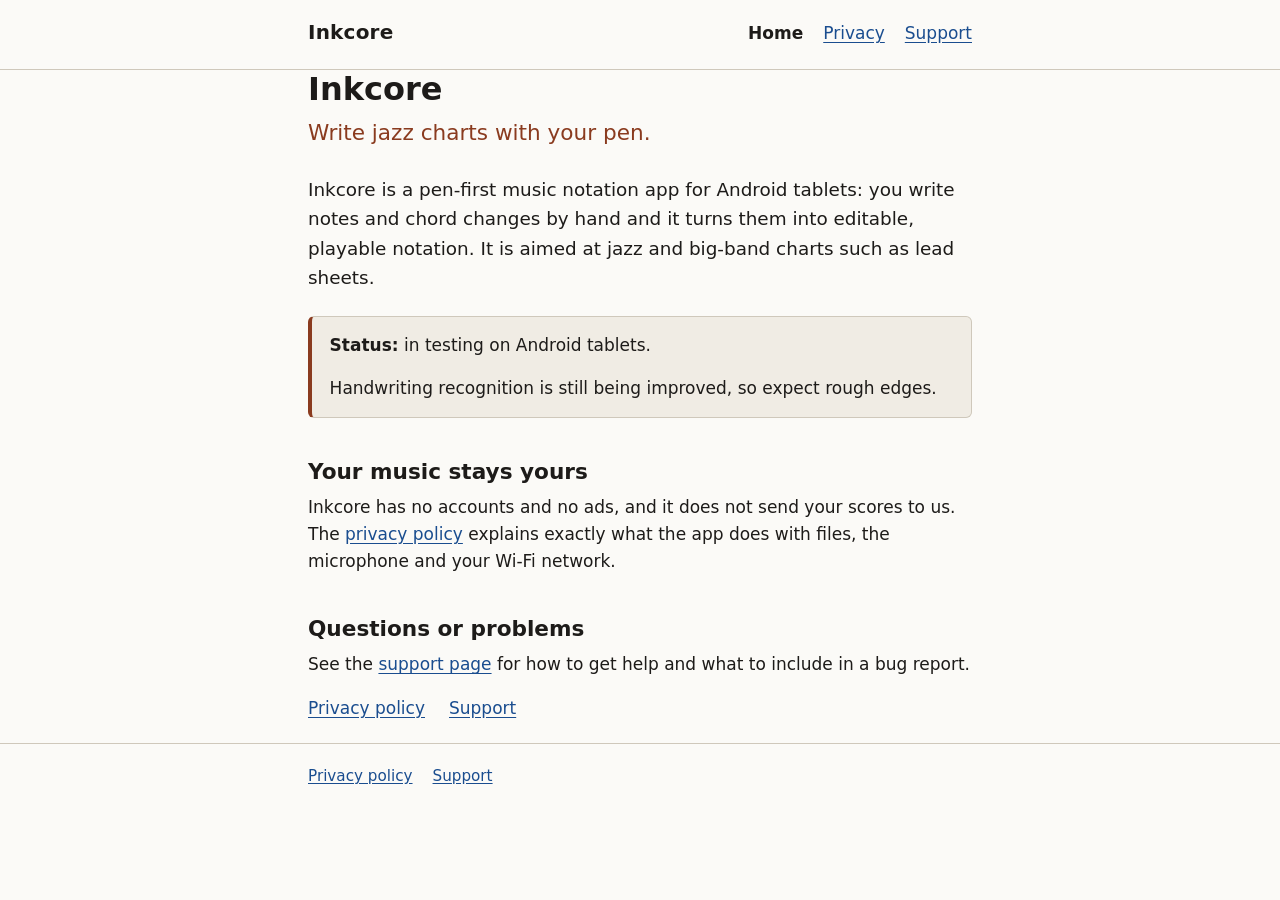
<file: index.html>
<!DOCTYPE html>
<html lang="en">
<head>
  <meta charset="utf-8">
  <meta name="viewport" content="width=device-width, initial-scale=1">
  <meta name="color-scheme" content="light dark">
  <title>Inkcore: write jazz charts with your pen</title>
  <meta name="description" content="Inkcore is a pen-first music notation app for Android tablets, aimed at jazz and big-band charts. Currently in testing.">
  <link rel="stylesheet" href="style.css">
  <!-- IMAGE SLOT (favicon): when assets/images/app-icon-512.png exists, remove these comment marks.
  <link rel="icon" type="image/png" sizes="512x512" href="assets/images/app-icon-512.png">
  -->
</head>
<body>
  <a class="skip" href="#main">Skip to content</a>

  <header class="site">
    <div class="wrap">
      <a class="brand" href="index.html">Inkcore</a>
      <nav aria-label="Main">
        <ul>
          <li><a href="index.html" aria-current="page">Home</a></li>
          <li><a href="privacy.html">Privacy</a></li>
          <li><a href="support.html">Support</a></li>
        </ul>
      </nav>
    </div>
  </header>

  <main id="main" class="wrap">
    <!-- IMAGE SLOT (app icon, 512x512 PNG shown at 128x128): remove these comment marks once the file is in assets/images/.
    <img class="app-icon" src="assets/images/app-icon-512.png" width="128" height="128" alt="Inkcore app icon">
    -->

    <h1>Inkcore</h1>
    <p class="tagline">Write jazz charts with your pen.</p>

    <p class="lede">Inkcore is a pen-first music notation app for Android tablets: you write notes and chord changes by hand and it turns them into editable, playable notation. It is aimed at jazz and big-band charts such as lead sheets.</p>

    <!-- IMAGE SLOT (feature graphic, 1024x500 PNG): remove these comment marks once the file is in assets/images/.
    <img class="hero-image" src="assets/images/feature-graphic-1024x500.png" width="1024" height="500" alt="Inkcore showing a handwritten jazz chart on a tablet">
    -->

    <div class="card">
      <p><strong>Status:</strong> in testing on Android tablets.</p>
      <p>Handwriting recognition is still being improved, so expect rough edges.</p>
    </div>

    <h2>Your music stays yours</h2>
    <p>Inkcore has no accounts and no ads, and it does not send your scores to us. The <a href="privacy.html">privacy policy</a> explains exactly what the app does with files, the microphone and your Wi-Fi network.</p>

    <h2>Questions or problems</h2>
    <p>See the <a href="support.html">support page</a> for how to get help and what to include in a bug report.</p>

    <ul class="links">
      <li><a href="privacy.html">Privacy policy</a></li>
      <li><a href="support.html">Support</a></li>
    </ul>
  </main>

  <footer class="site">
    <div class="wrap">
      <ul>
        <li><a href="privacy.html">Privacy policy</a></li>
        <li><a href="support.html">Support</a></li>
      </ul>
    </div>
  </footer>
</body>
</html>
</file>
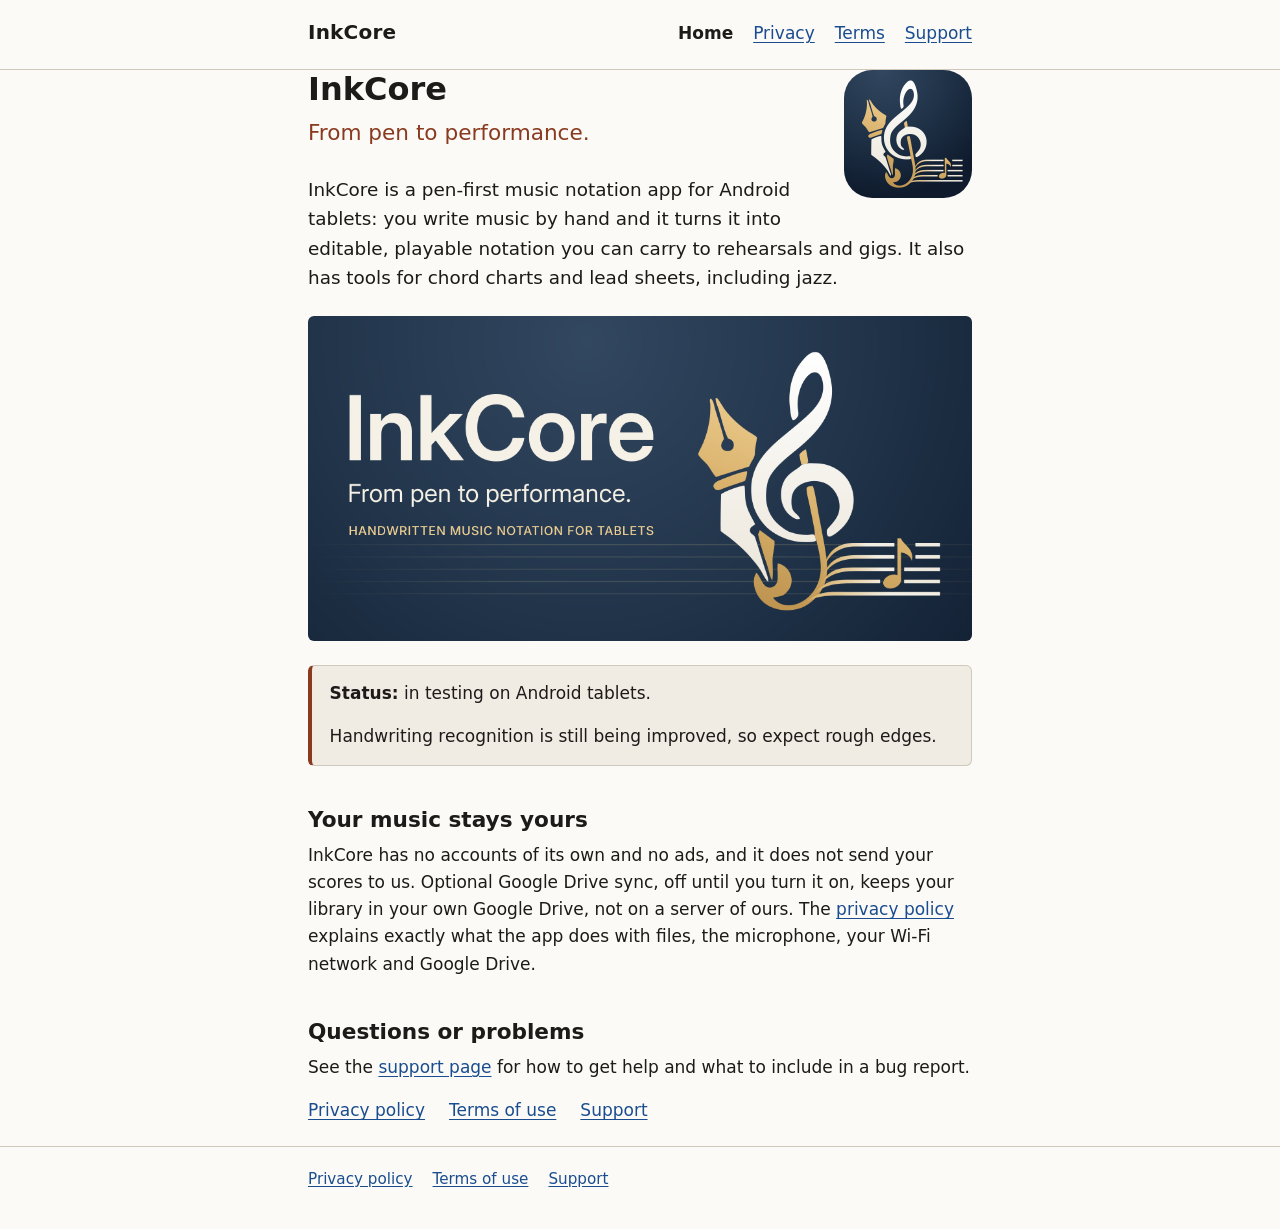
<file: inkcore/index.html>
<!DOCTYPE html>
<html lang="en">
<head>
  <meta charset="utf-8">
  <meta name="viewport" content="width=device-width, initial-scale=1">
  <meta name="color-scheme" content="light dark">
  <title>InkCore: from pen to performance</title>
  <meta name="description" content="InkCore is a pen-first music notation app for Android tablets: write by hand, hear it played back and carry your charts to the gig. Currently in testing.">
  <link rel="stylesheet" href="style.css">
  <link rel="icon" type="image/svg+xml" href="assets/images/favicon.svg">
  <link rel="icon" type="image/png" sizes="32x32" href="assets/images/favicon-32.png">
  <link rel="icon" type="image/png" sizes="16x16" href="assets/images/favicon-16.png">
  <link rel="apple-touch-icon" sizes="180x180" href="assets/images/apple-touch-icon-180.png">
</head>
<body>
  <a class="skip" href="#main">Skip to content</a>

  <header class="site">
    <div class="wrap">
      <a class="brand" href="index.html">InkCore</a>
      <nav aria-label="Main">
        <ul>
          <li><a href="index.html" aria-current="page">Home</a></li>
          <li><a href="privacy.html">Privacy</a></li>
          <li><a href="terms.html">Terms</a></li>
          <li><a href="support.html">Support</a></li>
        </ul>
      </nav>
    </div>
  </header>

  <main id="main" class="wrap">
    <img class="app-icon" src="assets/images/app-icon-512.png" width="128" height="128" alt="InkCore app icon">

    <h1>InkCore</h1>
    <p class="tagline">From pen to performance.</p>

    <p class="lede">InkCore is a pen-first music notation app for Android tablets: you write music by hand and it turns it into editable, playable notation you can carry to rehearsals and gigs. It also has tools for chord charts and lead sheets, including jazz.</p>

    <img class="hero-image" src="assets/images/feature-graphic-1024x500.png" width="1024" height="500" alt="InkCore: from pen to performance">

    <div class="card">
      <p><strong>Status:</strong> in testing on Android tablets.</p>
      <p>Handwriting recognition is still being improved, so expect rough edges.</p>
    </div>

    <h2>Your music stays yours</h2>
    <p>InkCore has no accounts of its own and no ads, and it does not send your scores to us. Optional Google Drive sync, off until you turn it on, keeps your library in your own Google Drive, not on a server of ours. The <a href="privacy.html">privacy policy</a> explains exactly what the app does with files, the microphone, your Wi-Fi network and Google Drive.</p>

    <h2>Questions or problems</h2>
    <p>See the <a href="support.html">support page</a> for how to get help and what to include in a bug report.</p>

    <ul class="links">
      <li><a href="privacy.html">Privacy policy</a></li>
      <li><a href="terms.html">Terms of use</a></li>
      <li><a href="support.html">Support</a></li>
    </ul>
  </main>

  <footer class="site">
    <div class="wrap">
      <ul>
        <li><a href="privacy.html">Privacy policy</a></li>
        <li><a href="terms.html">Terms of use</a></li>
        <li><a href="support.html">Support</a></li>
      </ul>
    </div>
  </footer>
</body>
</html>
</file>
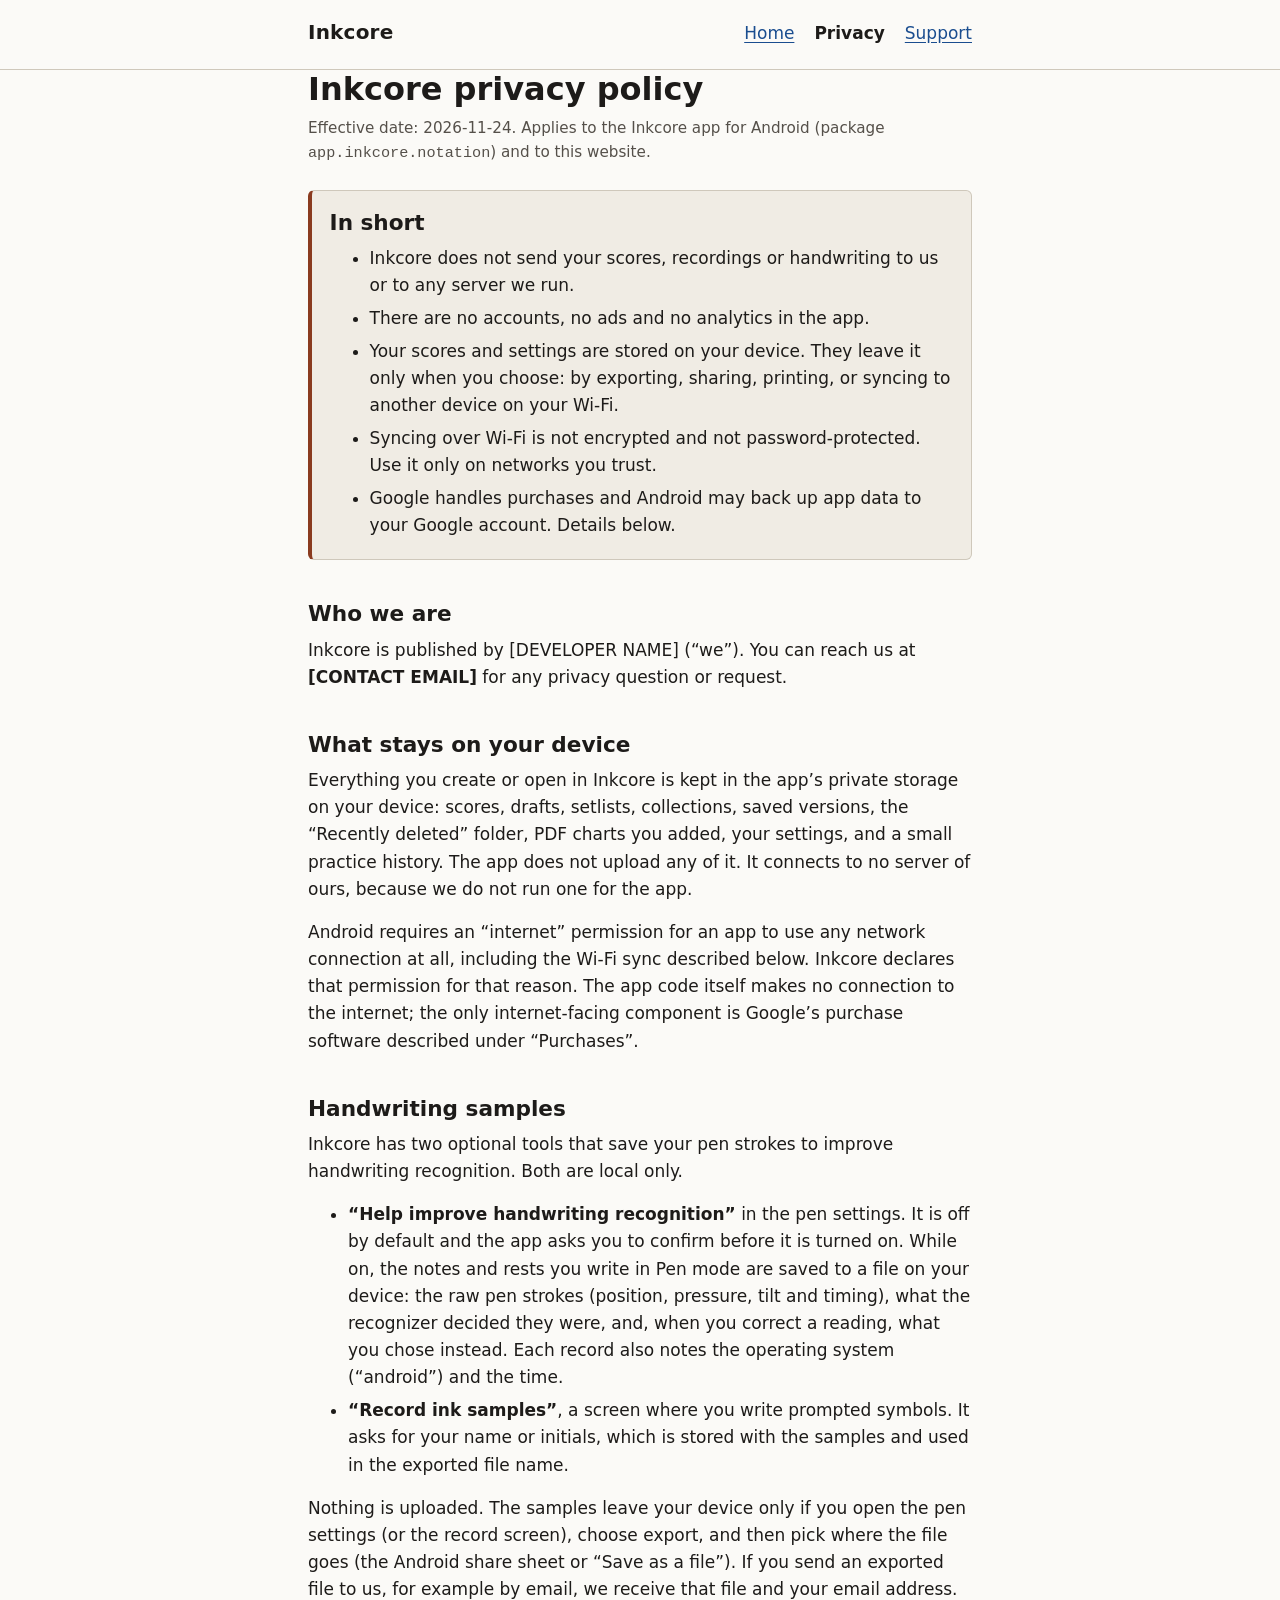
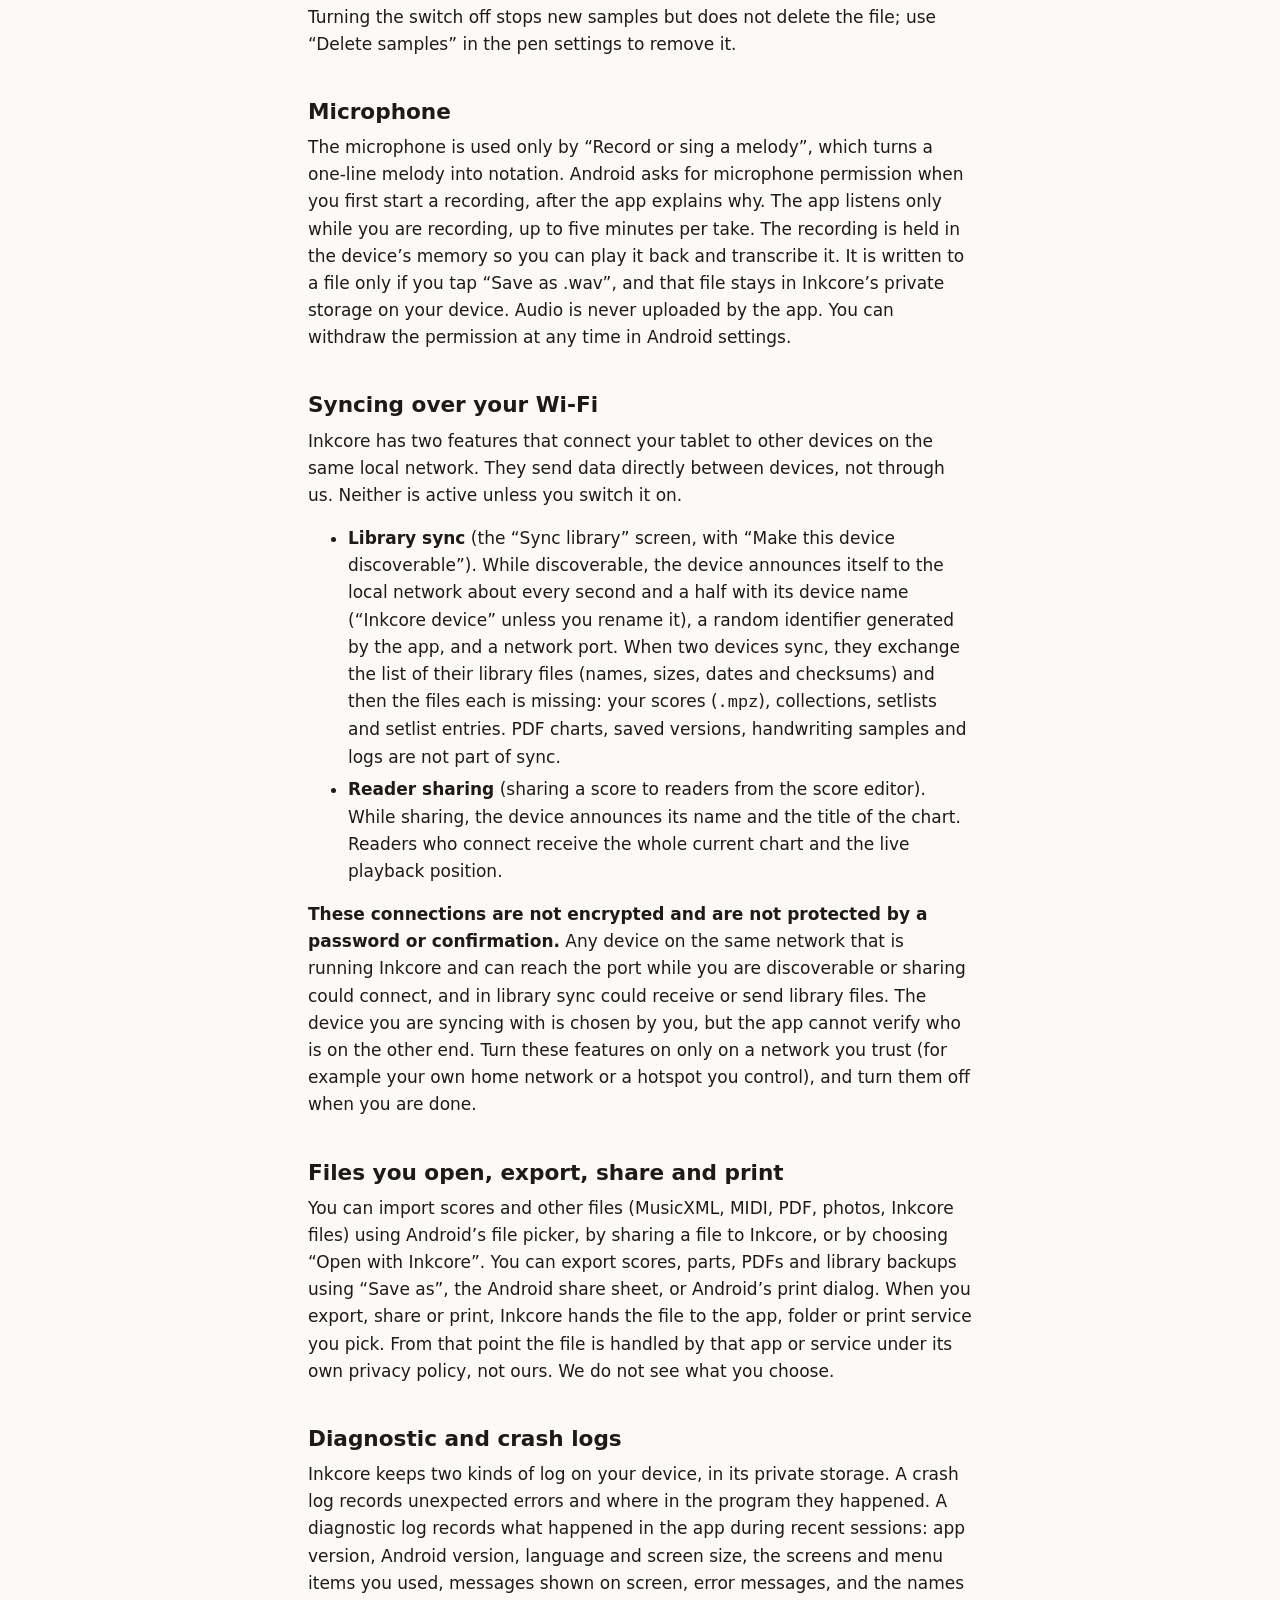
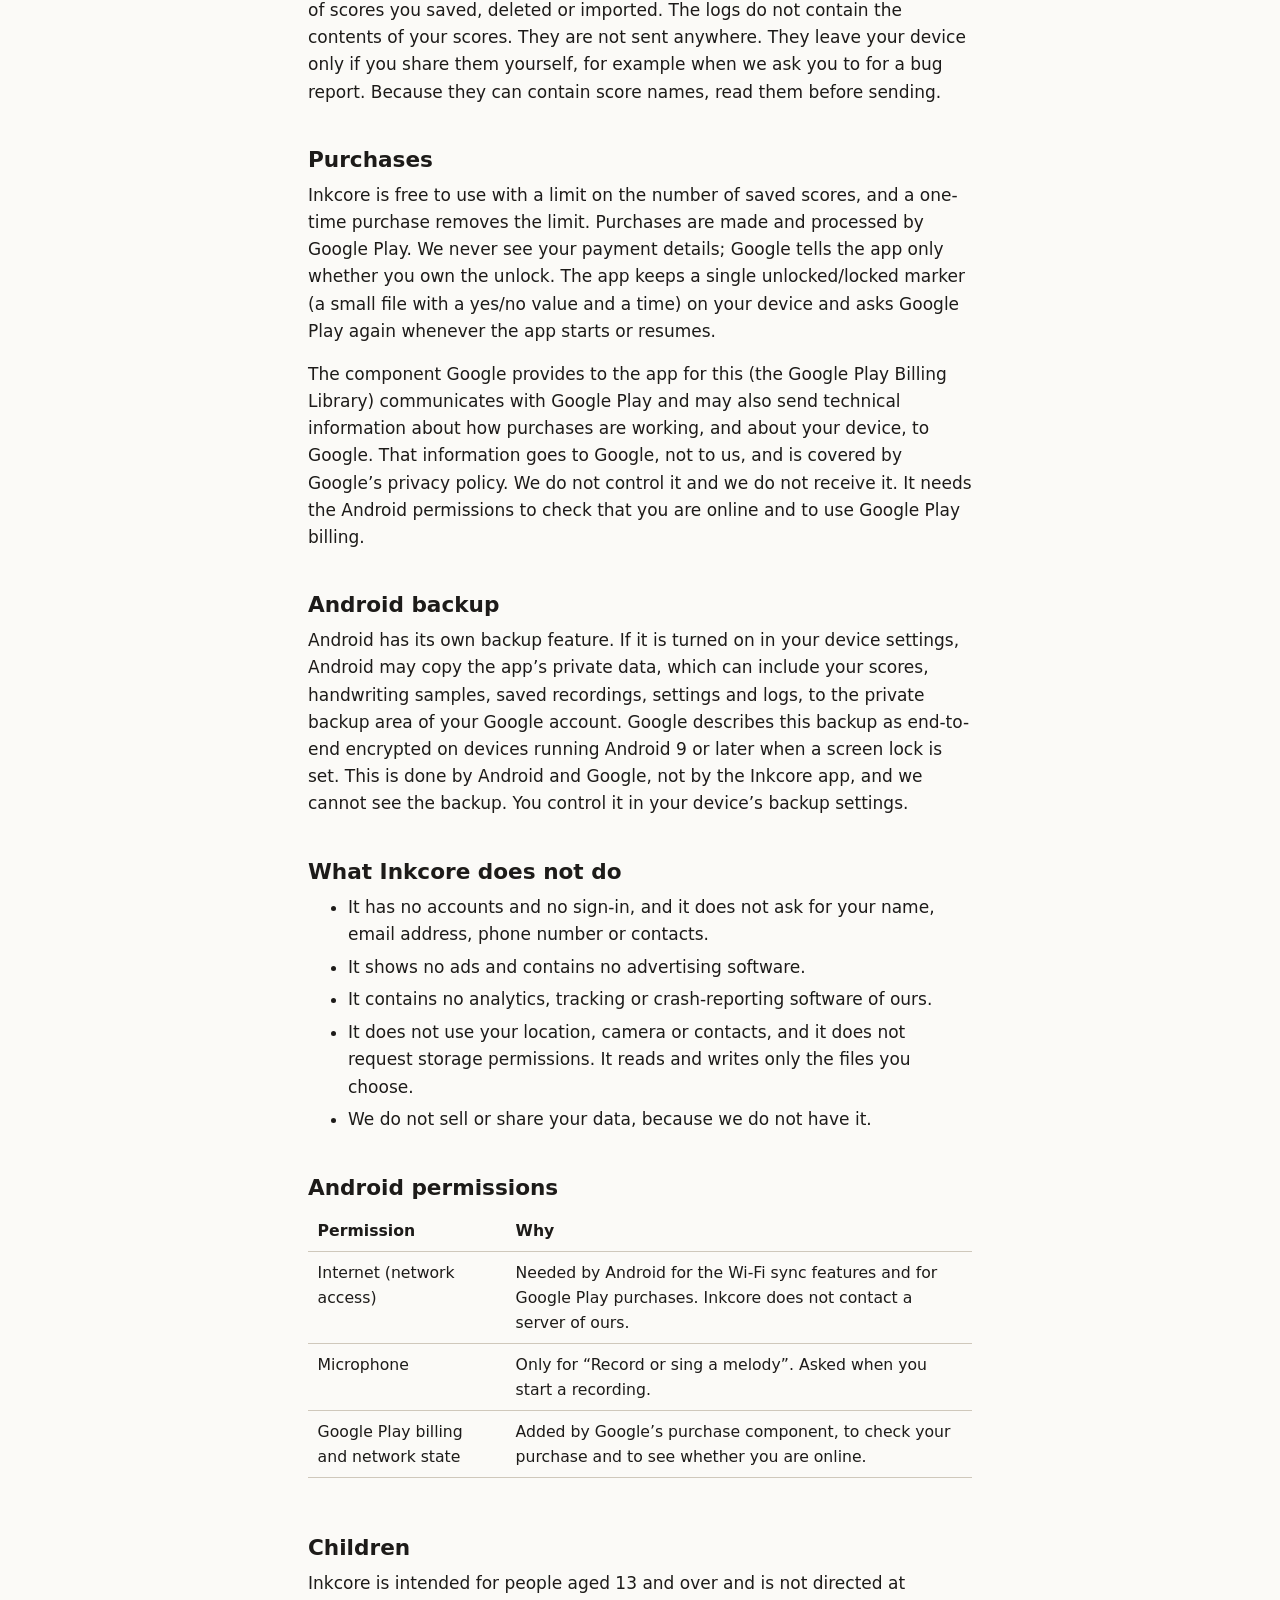
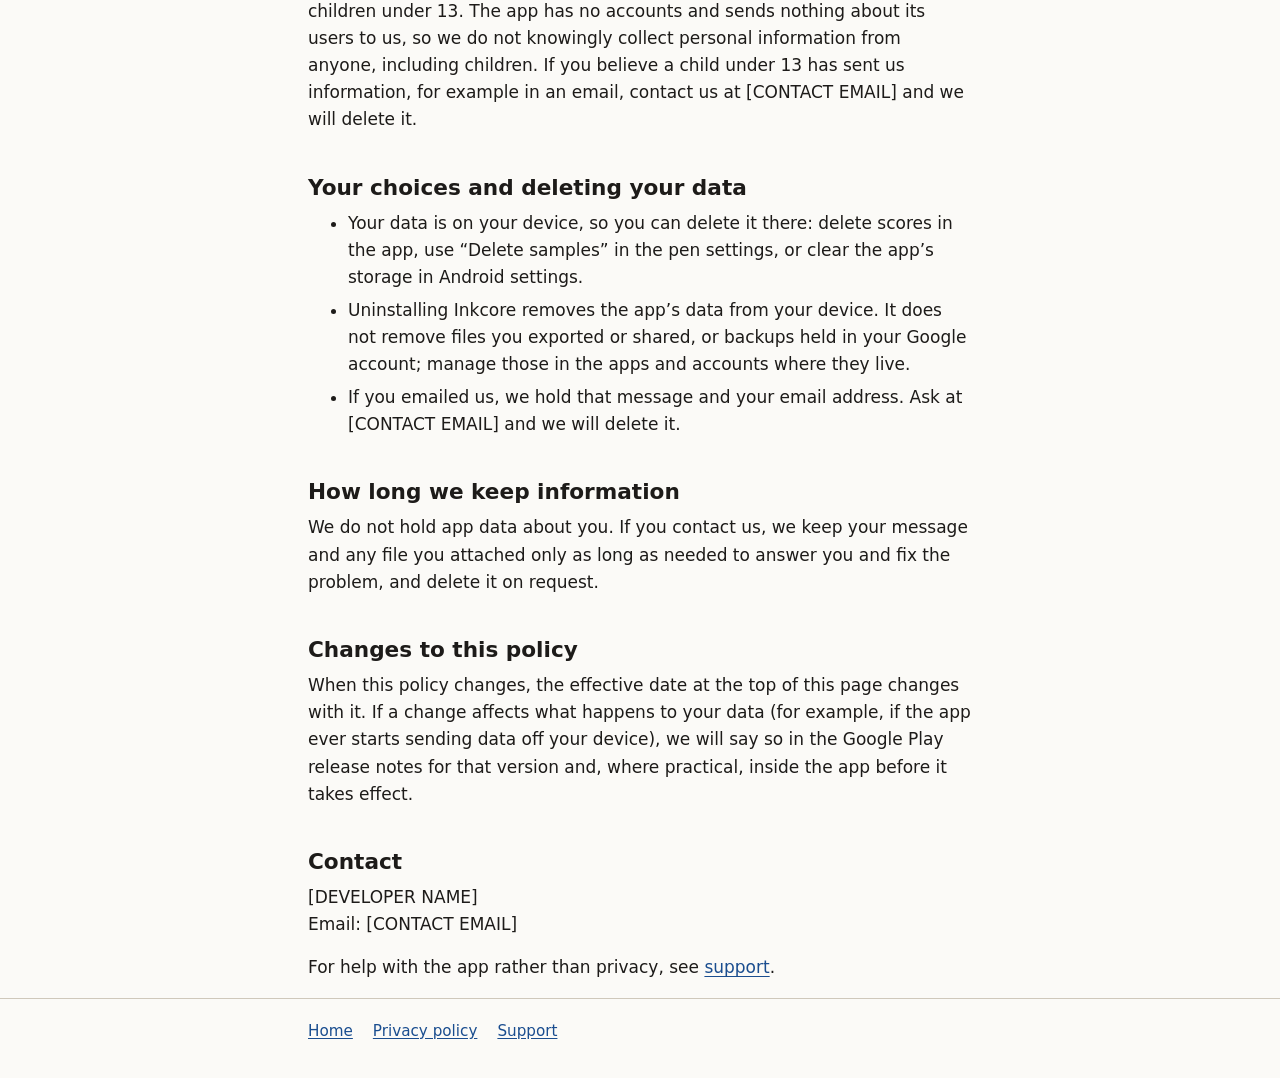
<file: privacy.html>
<!DOCTYPE html>
<html lang="en">
<head>
  <meta charset="utf-8">
  <meta name="viewport" content="width=device-width, initial-scale=1">
  <meta name="color-scheme" content="light dark">
  <title>Inkcore privacy policy</title>
  <meta name="description" content="What the Inkcore Android app does and does not do with your data.">
  <link rel="stylesheet" href="style.css">
</head>
<!--
  DRAFT FOR THE OWNER. Before publishing, replace every [DEVELOPER NAME] and [CONTACT EMAIL] on this page and on support.html.
  Written to match docs/release/data-safety-audit.md (2026-11-24). If the app changes (a server, analytics, sign-in, billing
  changes), this page and the Play Data safety form must be re-checked. The purchases section describes the one-time unlock
  that exists on the billing branch; publish it only together with that feature, or delete that section.
-->
<body>
  <a class="skip" href="#main">Skip to content</a>

  <header class="site">
    <div class="wrap">
      <a class="brand" href="index.html">Inkcore</a>
      <nav aria-label="Main">
        <ul>
          <li><a href="index.html">Home</a></li>
          <li><a href="privacy.html" aria-current="page">Privacy</a></li>
          <li><a href="support.html">Support</a></li>
        </ul>
      </nav>
    </div>
  </header>

  <main id="main" class="wrap">
    <h1>Inkcore privacy policy</h1>
    <p class="meta">Effective date: 2026-11-24. Applies to the Inkcore app for Android (package <code>app.inkcore.notation</code>) and to this website.</p>

    <div class="card">
      <h2 style="margin-top:0">In short</h2>
      <ul>
        <li>Inkcore does not send your scores, recordings or handwriting to us or to any server we run.</li>
        <li>There are no accounts, no ads and no analytics in the app.</li>
        <li>Your scores and settings are stored on your device. They leave it only when you choose: by exporting, sharing, printing, or syncing to another device on your Wi-Fi.</li>
        <li>Syncing over Wi-Fi is not encrypted and not password-protected. Use it only on networks you trust.</li>
        <li>Google handles purchases and Android may back up app data to your Google account. Details below.</li>
      </ul>
    </div>

    <h2 id="who">Who we are</h2>
    <p>Inkcore is published by [DEVELOPER NAME] (&ldquo;we&rdquo;). You can reach us at <strong>[CONTACT EMAIL]</strong> for any privacy question or request.</p>

    <h2 id="stays">What stays on your device</h2>
    <p>Everything you create or open in Inkcore is kept in the app&rsquo;s private storage on your device: scores, drafts, setlists, collections, saved versions, the &ldquo;Recently deleted&rdquo; folder, PDF charts you added, your settings, and a small practice history. The app does not upload any of it. It connects to no server of ours, because we do not run one for the app.</p>
    <p>Android requires an &ldquo;internet&rdquo; permission for an app to use any network connection at all, including the Wi-Fi sync described below. Inkcore declares that permission for that reason. The app code itself makes no connection to the internet; the only internet-facing component is Google&rsquo;s purchase software described under &ldquo;Purchases&rdquo;.</p>

    <h2 id="samples">Handwriting samples</h2>
    <p>Inkcore has two optional tools that save your pen strokes to improve handwriting recognition. Both are local only.</p>
    <ul>
      <li><strong>&ldquo;Help improve handwriting recognition&rdquo;</strong> in the pen settings. It is off by default and the app asks you to confirm before it is turned on. While on, the notes and rests you write in Pen mode are saved to a file on your device: the raw pen strokes (position, pressure, tilt and timing), what the recognizer decided they were, and, when you correct a reading, what you chose instead. Each record also notes the operating system (&ldquo;android&rdquo;) and the time.</li>
      <li><strong>&ldquo;Record ink samples&rdquo;</strong>, a screen where you write prompted symbols. It asks for your name or initials, which is stored with the samples and used in the exported file name.</li>
    </ul>
    <p>Nothing is uploaded. The samples leave your device only if you open the pen settings (or the record screen), choose export, and then pick where the file goes (the Android share sheet or &ldquo;Save as a file&rdquo;). If you send an exported file to us, for example by email, we receive that file and your email address. Turning the switch off stops new samples but does not delete the file; use &ldquo;Delete samples&rdquo; in the pen settings to remove it.</p>

    <h2 id="mic">Microphone</h2>
    <p>The microphone is used only by &ldquo;Record or sing a melody&rdquo;, which turns a one-line melody into notation. Android asks for microphone permission when you first start a recording, after the app explains why. The app listens only while you are recording, up to five minutes per take. The recording is held in the device&rsquo;s memory so you can play it back and transcribe it. It is written to a file only if you tap &ldquo;Save as .wav&rdquo;, and that file stays in Inkcore&rsquo;s private storage on your device. Audio is never uploaded by the app. You can withdraw the permission at any time in Android settings.</p>

    <h2 id="wifi">Syncing over your Wi-Fi</h2>
    <p>Inkcore has two features that connect your tablet to other devices on the same local network. They send data directly between devices, not through us. Neither is active unless you switch it on.</p>
    <ul>
      <li><strong>Library sync</strong> (the &ldquo;Sync library&rdquo; screen, with &ldquo;Make this device discoverable&rdquo;). While discoverable, the device announces itself to the local network about every second and a half with its device name (&ldquo;Inkcore device&rdquo; unless you rename it), a random identifier generated by the app, and a network port. When two devices sync, they exchange the list of their library files (names, sizes, dates and checksums) and then the files each is missing: your scores (<code>.mpz</code>), collections, setlists and setlist entries. PDF charts, saved versions, handwriting samples and logs are not part of sync.</li>
      <li><strong>Reader sharing</strong> (sharing a score to readers from the score editor). While sharing, the device announces its name and the title of the chart. Readers who connect receive the whole current chart and the live playback position.</li>
    </ul>
    <p><strong>These connections are not encrypted and are not protected by a password or confirmation.</strong> Any device on the same network that is running Inkcore and can reach the port while you are discoverable or sharing could connect, and in library sync could receive or send library files. The device you are syncing with is chosen by you, but the app cannot verify who is on the other end. Turn these features on only on a network you trust (for example your own home network or a hotspot you control), and turn them off when you are done.</p>

    <h2 id="files">Files you open, export, share and print</h2>
    <p>You can import scores and other files (MusicXML, MIDI, PDF, photos, Inkcore files) using Android&rsquo;s file picker, by sharing a file to Inkcore, or by choosing &ldquo;Open with Inkcore&rdquo;. You can export scores, parts, PDFs and library backups using &ldquo;Save as&rdquo;, the Android share sheet, or Android&rsquo;s print dialog. When you export, share or print, Inkcore hands the file to the app, folder or print service you pick. From that point the file is handled by that app or service under its own privacy policy, not ours. We do not see what you choose.</p>

    <h2 id="logs">Diagnostic and crash logs</h2>
    <p>Inkcore keeps two kinds of log on your device, in its private storage. A crash log records unexpected errors and where in the program they happened. A diagnostic log records what happened in the app during recent sessions: app version, Android version, language and screen size, the screens and menu items you used, messages shown on screen, error messages, and the names of scores you saved, deleted or imported. The logs do not contain the contents of your scores. They are not sent anywhere. They leave your device only if you share them yourself, for example when we ask you to for a bug report. Because they can contain score names, read them before sending.</p>

    <h2 id="purchases">Purchases</h2>
    <p>Inkcore is free to use with a limit on the number of saved scores, and a one-time purchase removes the limit. Purchases are made and processed by Google Play. We never see your payment details; Google tells the app only whether you own the unlock. The app keeps a single unlocked/locked marker (a small file with a yes/no value and a time) on your device and asks Google Play again whenever the app starts or resumes.</p>
    <p>The component Google provides to the app for this (the Google Play Billing Library) communicates with Google Play and may also send technical information about how purchases are working, and about your device, to Google. That information goes to Google, not to us, and is covered by Google&rsquo;s privacy policy. We do not control it and we do not receive it. It needs the Android permissions to check that you are online and to use Google Play billing.</p>

    <h2 id="backup">Android backup</h2>
    <p>Android has its own backup feature. If it is turned on in your device settings, Android may copy the app&rsquo;s private data, which can include your scores, handwriting samples, saved recordings, settings and logs, to the private backup area of your Google account. Google describes this backup as end-to-end encrypted on devices running Android 9 or later when a screen lock is set. This is done by Android and Google, not by the Inkcore app, and we cannot see the backup. You control it in your device&rsquo;s backup settings.</p>

    <h2 id="notdo">What Inkcore does not do</h2>
    <ul>
      <li>It has no accounts and no sign-in, and it does not ask for your name, email address, phone number or contacts.</li>
      <li>It shows no ads and contains no advertising software.</li>
      <li>It contains no analytics, tracking or crash-reporting software of ours.</li>
      <li>It does not use your location, camera or contacts, and it does not request storage permissions. It reads and writes only the files you choose.</li>
      <li>We do not sell or share your data, because we do not have it.</li>
    </ul>

    <h2 id="permissions">Android permissions</h2>
    <div class="table-scroll">
      <table>
        <thead>
          <tr><th scope="col">Permission</th><th scope="col">Why</th></tr>
        </thead>
        <tbody>
          <tr><td>Internet (network access)</td><td>Needed by Android for the Wi-Fi sync features and for Google Play purchases. Inkcore does not contact a server of ours.</td></tr>
          <tr><td>Microphone</td><td>Only for &ldquo;Record or sing a melody&rdquo;. Asked when you start a recording.</td></tr>
          <tr><td>Google Play billing and network state</td><td>Added by Google&rsquo;s purchase component, to check your purchase and to see whether you are online.</td></tr>
        </tbody>
      </table>
    </div>

    <h2 id="children">Children</h2>
    <p>Inkcore is intended for people aged 13 and over and is not directed at children under 13. The app has no accounts and sends nothing about its users to us, so we do not knowingly collect personal information from anyone, including children. If you believe a child under 13 has sent us information, for example in an email, contact us at [CONTACT EMAIL] and we will delete it.</p>

    <h2 id="choices">Your choices and deleting your data</h2>
    <ul>
      <li>Your data is on your device, so you can delete it there: delete scores in the app, use &ldquo;Delete samples&rdquo; in the pen settings, or clear the app&rsquo;s storage in Android settings.</li>
      <li>Uninstalling Inkcore removes the app&rsquo;s data from your device. It does not remove files you exported or shared, or backups held in your Google account; manage those in the apps and accounts where they live.</li>
      <li>If you emailed us, we hold that message and your email address. Ask at [CONTACT EMAIL] and we will delete it.</li>
    </ul>

    <h2 id="retention">How long we keep information</h2>
    <p>We do not hold app data about you. If you contact us, we keep your message and any file you attached only as long as needed to answer you and fix the problem, and delete it on request.</p>

    <h2 id="changes">Changes to this policy</h2>
    <p>When this policy changes, the effective date at the top of this page changes with it. If a change affects what happens to your data (for example, if the app ever starts sending data off your device), we will say so in the Google Play release notes for that version and, where practical, inside the app before it takes effect.</p>

    <h2 id="contact">Contact</h2>
    <p>[DEVELOPER NAME]<br>Email: [CONTACT EMAIL]</p>
    <p>For help with the app rather than privacy, see <a href="support.html">support</a>.</p>
  </main>

  <footer class="site">
    <div class="wrap">
      <ul>
        <li><a href="index.html">Home</a></li>
        <li><a href="privacy.html">Privacy policy</a></li>
        <li><a href="support.html">Support</a></li>
      </ul>
    </div>
  </footer>
</body>
</html>
</file>
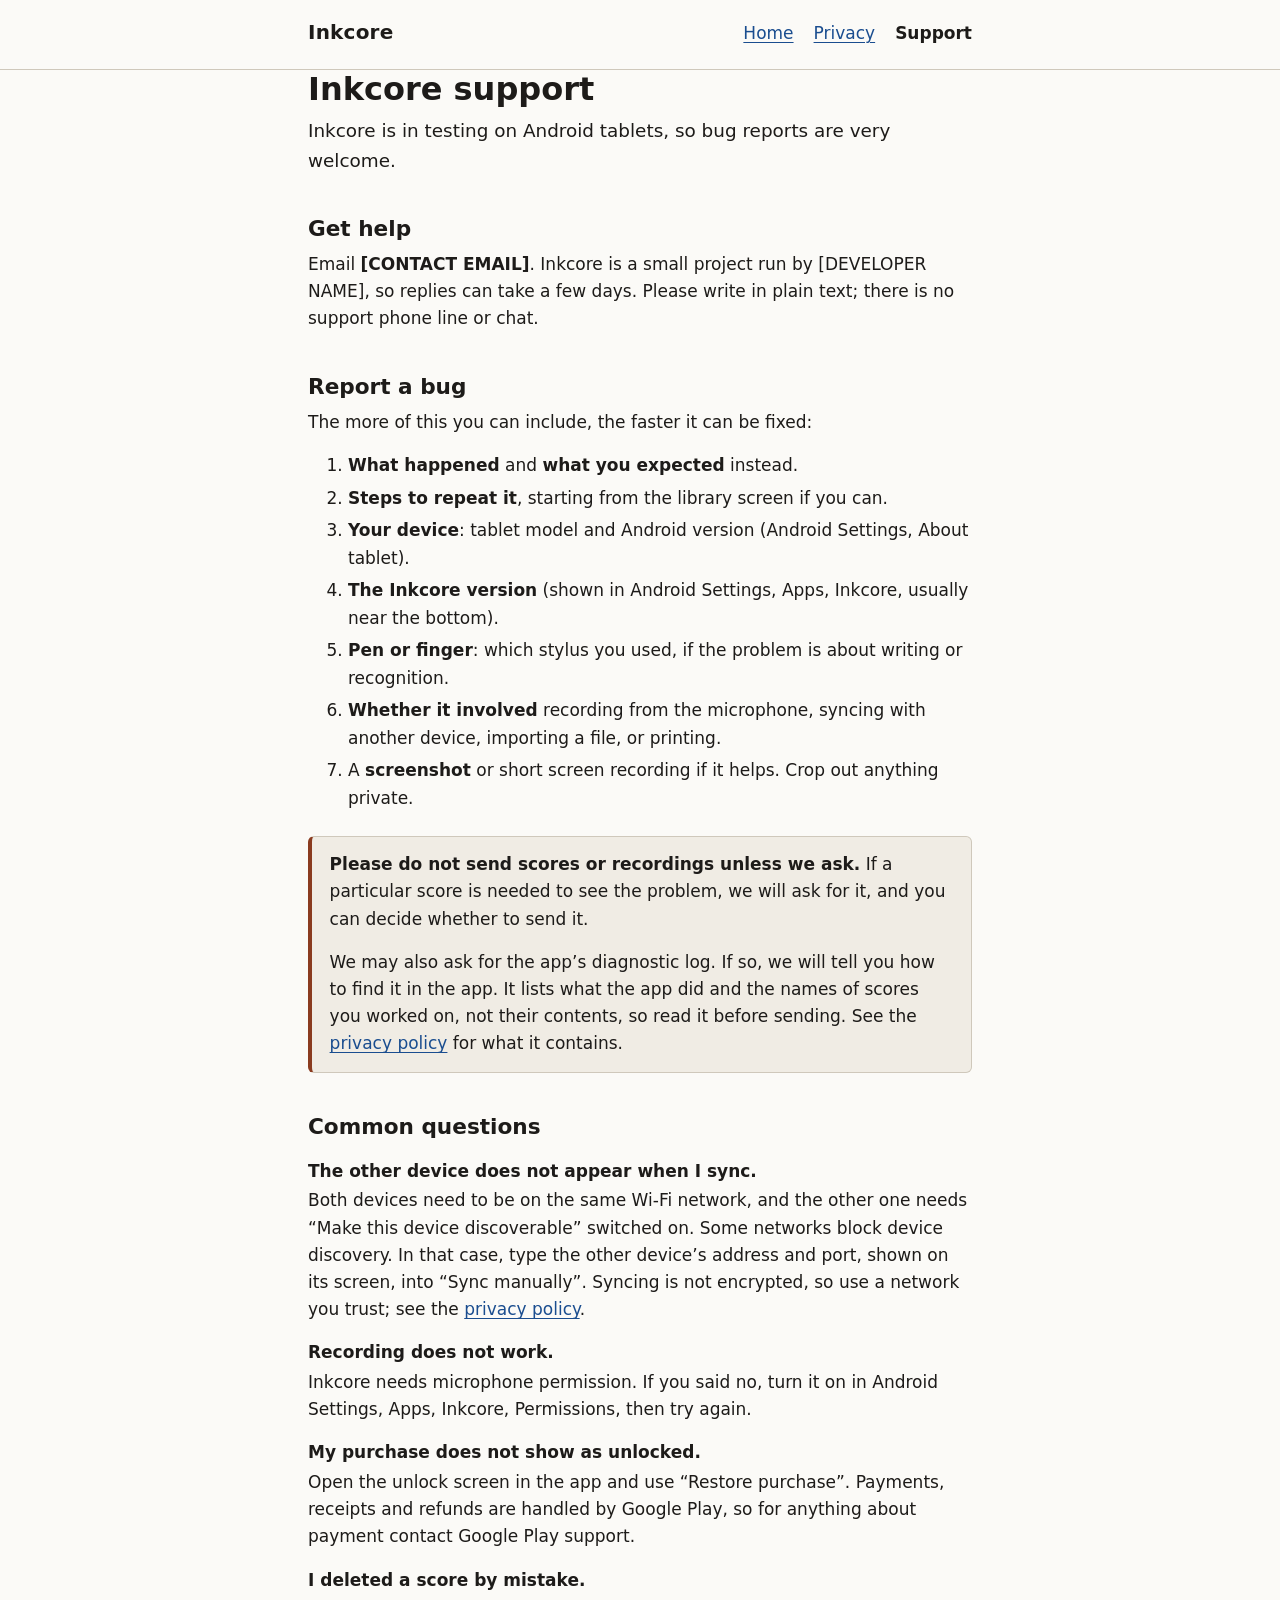
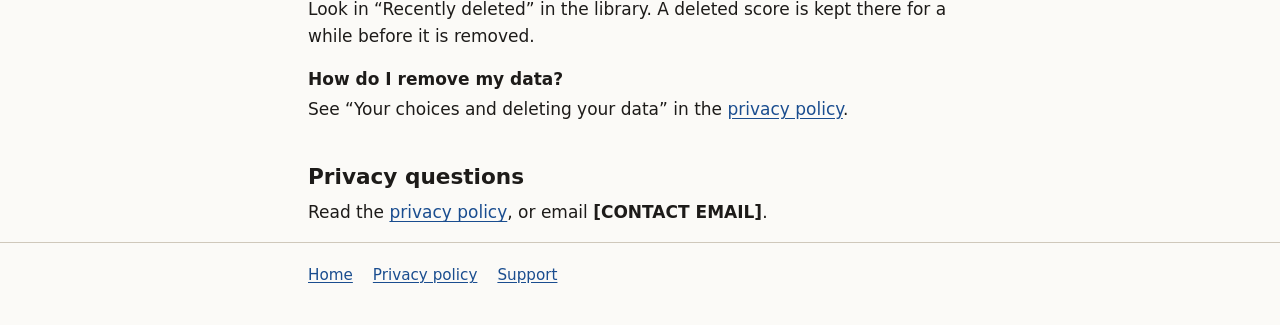
<file: support.html>
<!DOCTYPE html>
<html lang="en">
<head>
  <meta charset="utf-8">
  <meta name="viewport" content="width=device-width, initial-scale=1">
  <meta name="color-scheme" content="light dark">
  <title>Inkcore support</title>
  <meta name="description" content="How to get help with Inkcore and how to report a bug.">
  <link rel="stylesheet" href="style.css">
</head>
<!--
  DRAFT FOR THE OWNER. Replace [DEVELOPER NAME] and [CONTACT EMAIL] here and on privacy.html before publishing.
  The "Purchases" answer describes the unlock on the billing branch; remove it if the unlock is not in the released version.
-->
<body>
  <a class="skip" href="#main">Skip to content</a>

  <header class="site">
    <div class="wrap">
      <a class="brand" href="index.html">Inkcore</a>
      <nav aria-label="Main">
        <ul>
          <li><a href="index.html">Home</a></li>
          <li><a href="privacy.html">Privacy</a></li>
          <li><a href="support.html" aria-current="page">Support</a></li>
        </ul>
      </nav>
    </div>
  </header>

  <main id="main" class="wrap">
    <h1>Inkcore support</h1>
    <p class="lede">Inkcore is in testing on Android tablets, so bug reports are very welcome.</p>

    <h2 id="contact">Get help</h2>
    <p>Email <strong>[CONTACT EMAIL]</strong>. Inkcore is a small project run by [DEVELOPER NAME], so replies can take a few days. Please write in plain text; there is no support phone line or chat.</p>

    <h2 id="bug">Report a bug</h2>
    <p>The more of this you can include, the faster it can be fixed:</p>
    <ol>
      <li><strong>What happened</strong> and <strong>what you expected</strong> instead.</li>
      <li><strong>Steps to repeat it</strong>, starting from the library screen if you can.</li>
      <li><strong>Your device</strong>: tablet model and Android version (Android Settings, About tablet).</li>
      <li><strong>The Inkcore version</strong> (shown in Android Settings, Apps, Inkcore, usually near the bottom).</li>
      <li><strong>Pen or finger</strong>: which stylus you used, if the problem is about writing or recognition.</li>
      <li><strong>Whether it involved</strong> recording from the microphone, syncing with another device, importing a file, or printing.</li>
      <li>A <strong>screenshot</strong> or short screen recording if it helps. Crop out anything private.</li>
    </ol>

    <div class="card">
      <p><strong>Please do not send scores or recordings unless we ask.</strong> If a particular score is needed to see the problem, we will ask for it, and you can decide whether to send it.</p>
      <p>We may also ask for the app&rsquo;s diagnostic log. If so, we will tell you how to find it in the app. It lists what the app did and the names of scores you worked on, not their contents, so read it before sending. See the <a href="privacy.html#logs">privacy policy</a> for what it contains.</p>
    </div>

    <h2 id="faq">Common questions</h2>
    <dl>
      <dt>The other device does not appear when I sync.</dt>
      <dd>Both devices need to be on the same Wi-Fi network, and the other one needs &ldquo;Make this device discoverable&rdquo; switched on. Some networks block device discovery. In that case, type the other device&rsquo;s address and port, shown on its screen, into &ldquo;Sync manually&rdquo;. Syncing is not encrypted, so use a network you trust; see the <a href="privacy.html#wifi">privacy policy</a>.</dd>

      <dt>Recording does not work.</dt>
      <dd>Inkcore needs microphone permission. If you said no, turn it on in Android Settings, Apps, Inkcore, Permissions, then try again.</dd>

      <dt>My purchase does not show as unlocked.</dt>
      <dd>Open the unlock screen in the app and use &ldquo;Restore purchase&rdquo;. Payments, receipts and refunds are handled by Google Play, so for anything about payment contact Google Play support.</dd>

      <dt>I deleted a score by mistake.</dt>
      <dd>Look in &ldquo;Recently deleted&rdquo; in the library. A deleted score is kept there for a while before it is removed.</dd>

      <dt>How do I remove my data?</dt>
      <dd>See &ldquo;Your choices and deleting your data&rdquo; in the <a href="privacy.html#choices">privacy policy</a>.</dd>
    </dl>

    <h2 id="privacy">Privacy questions</h2>
    <p>Read the <a href="privacy.html">privacy policy</a>, or email <strong>[CONTACT EMAIL]</strong>.</p>
  </main>

  <footer class="site">
    <div class="wrap">
      <ul>
        <li><a href="index.html">Home</a></li>
        <li><a href="privacy.html">Privacy policy</a></li>
        <li><a href="support.html">Support</a></li>
      </ul>
    </div>
  </footer>
</body>
</html>
</file>
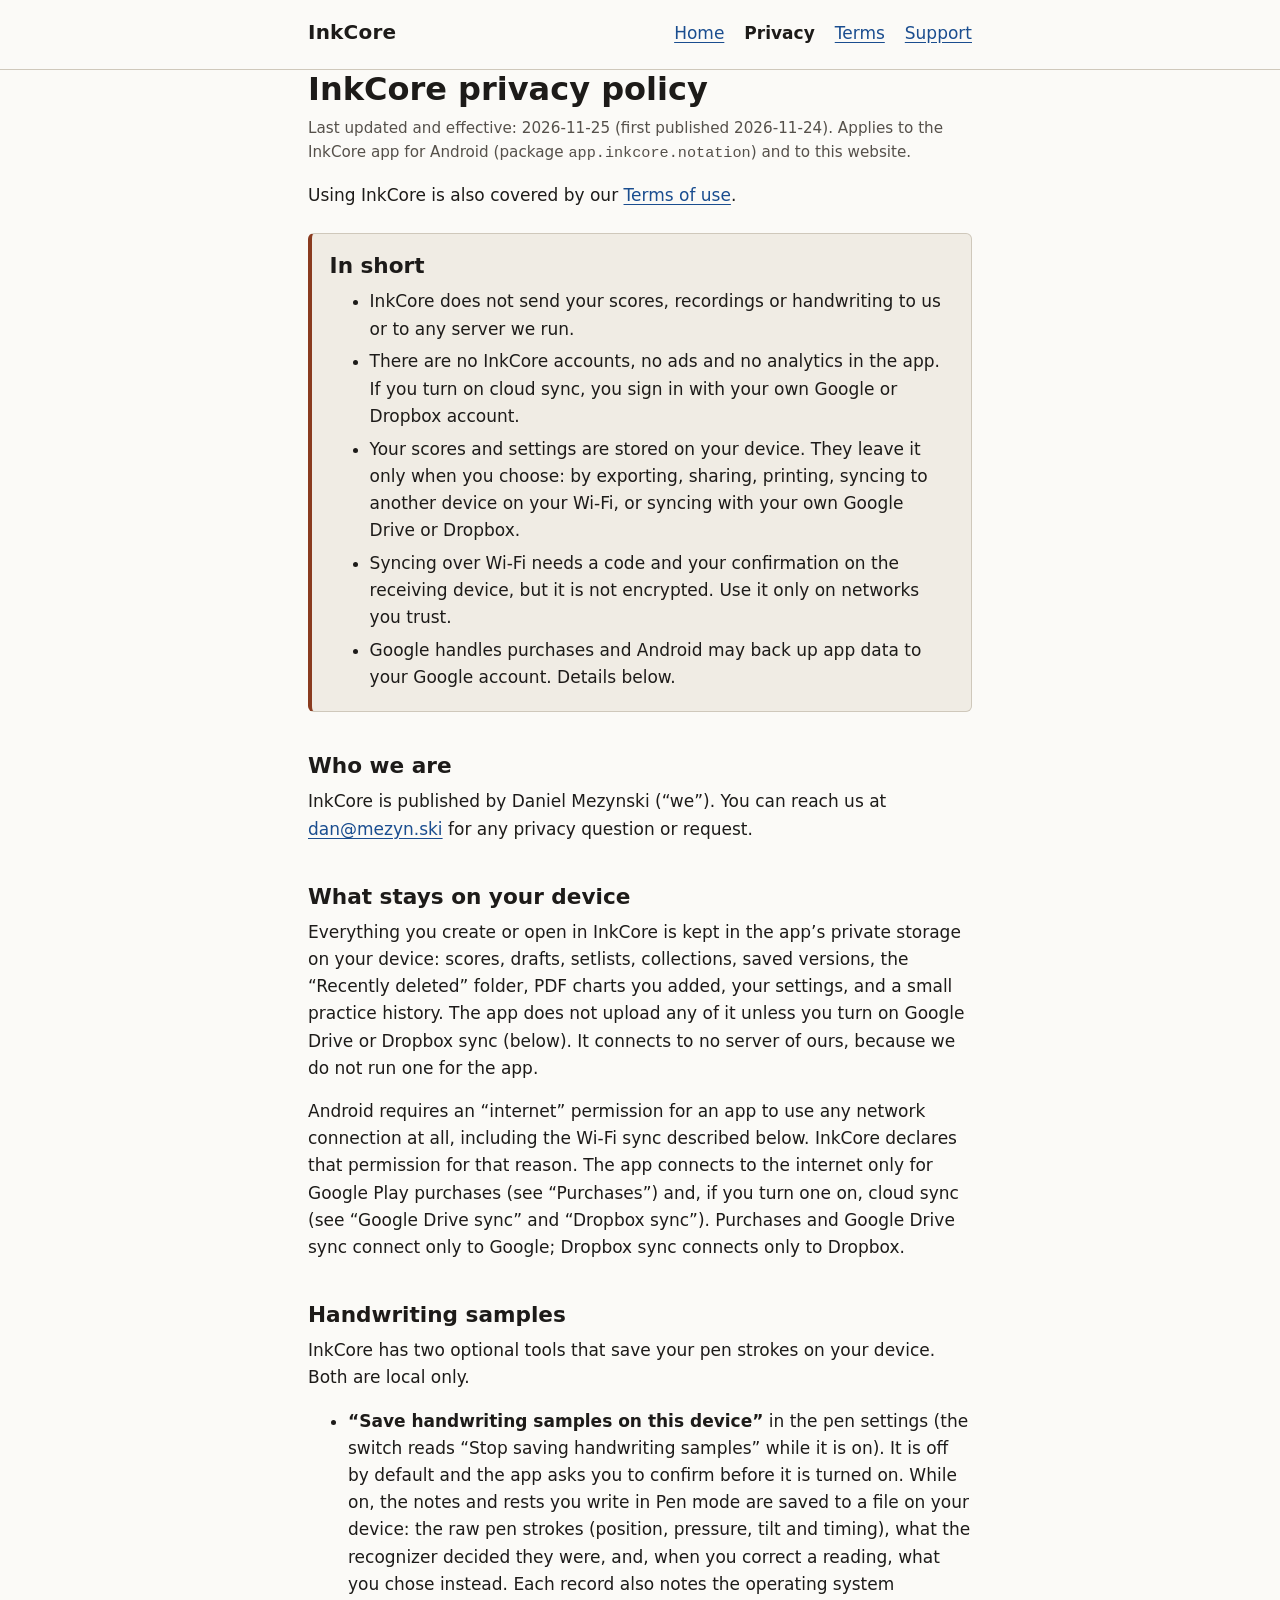
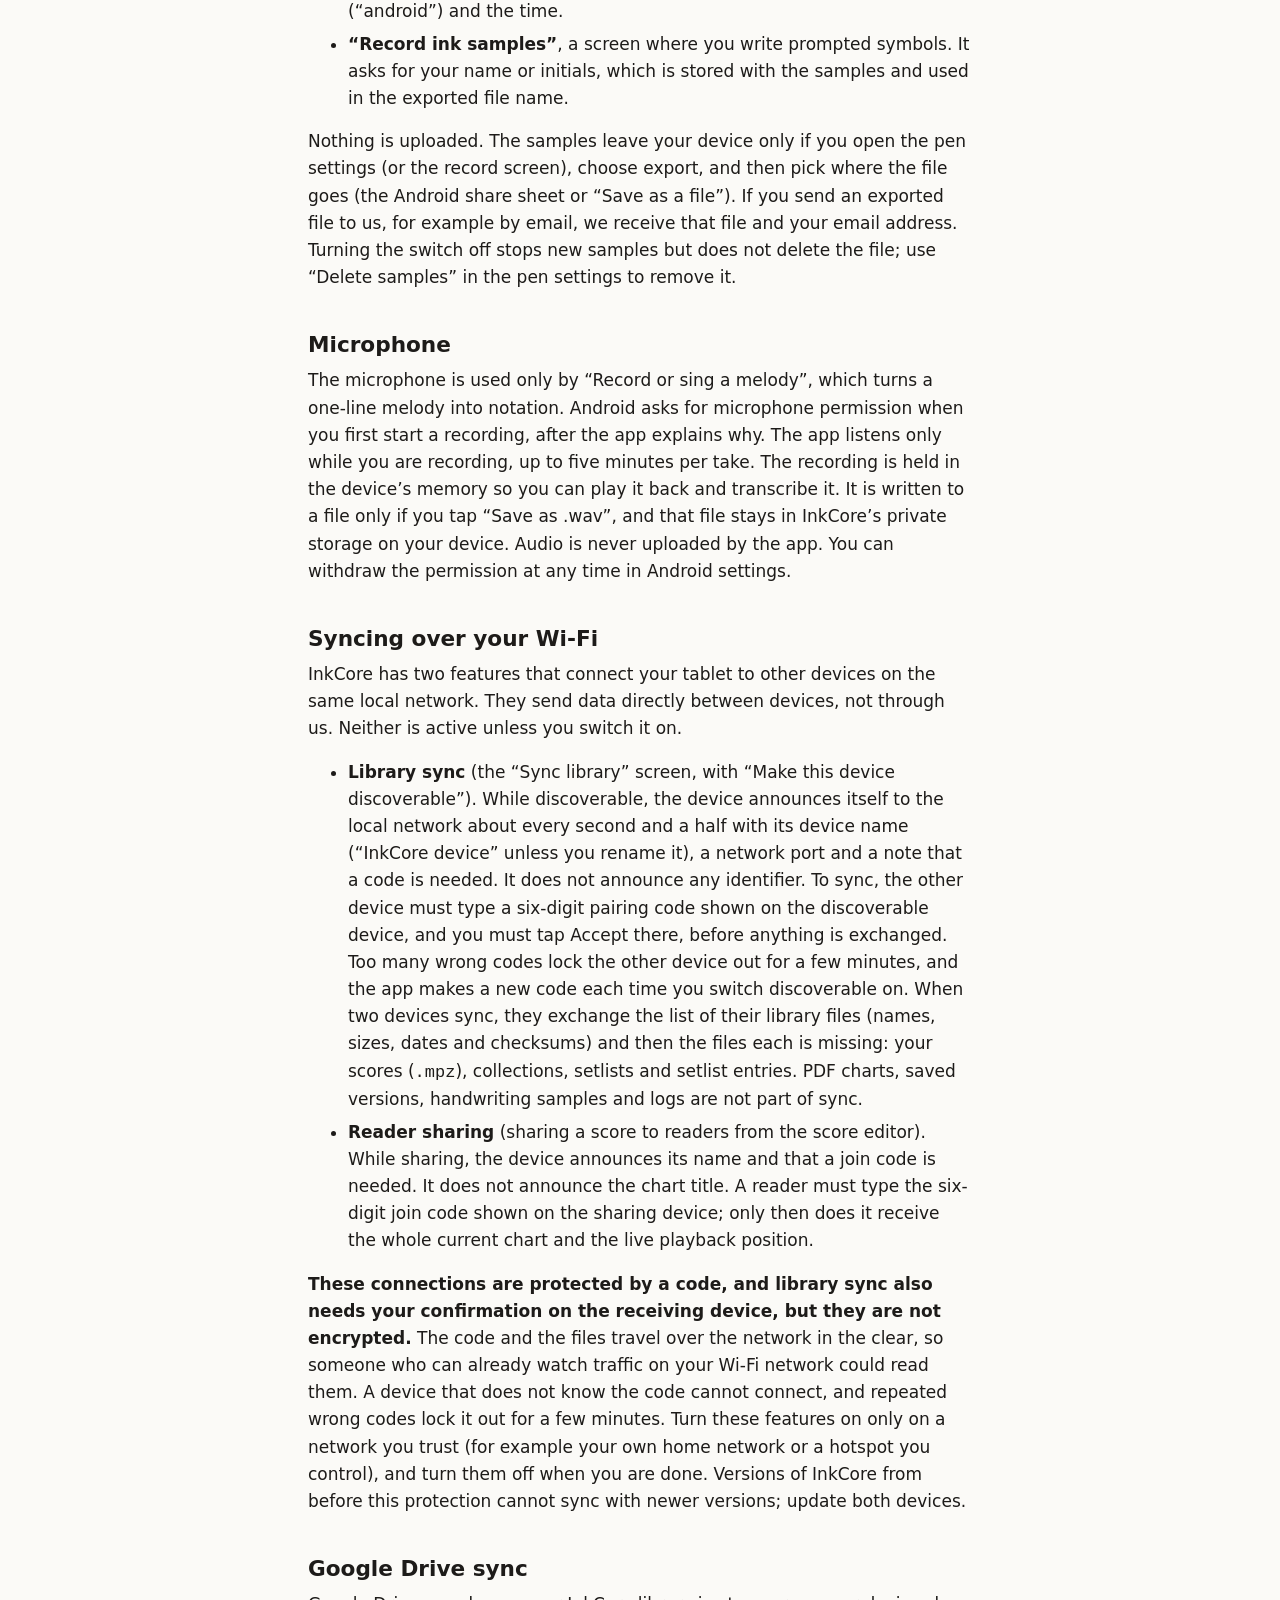
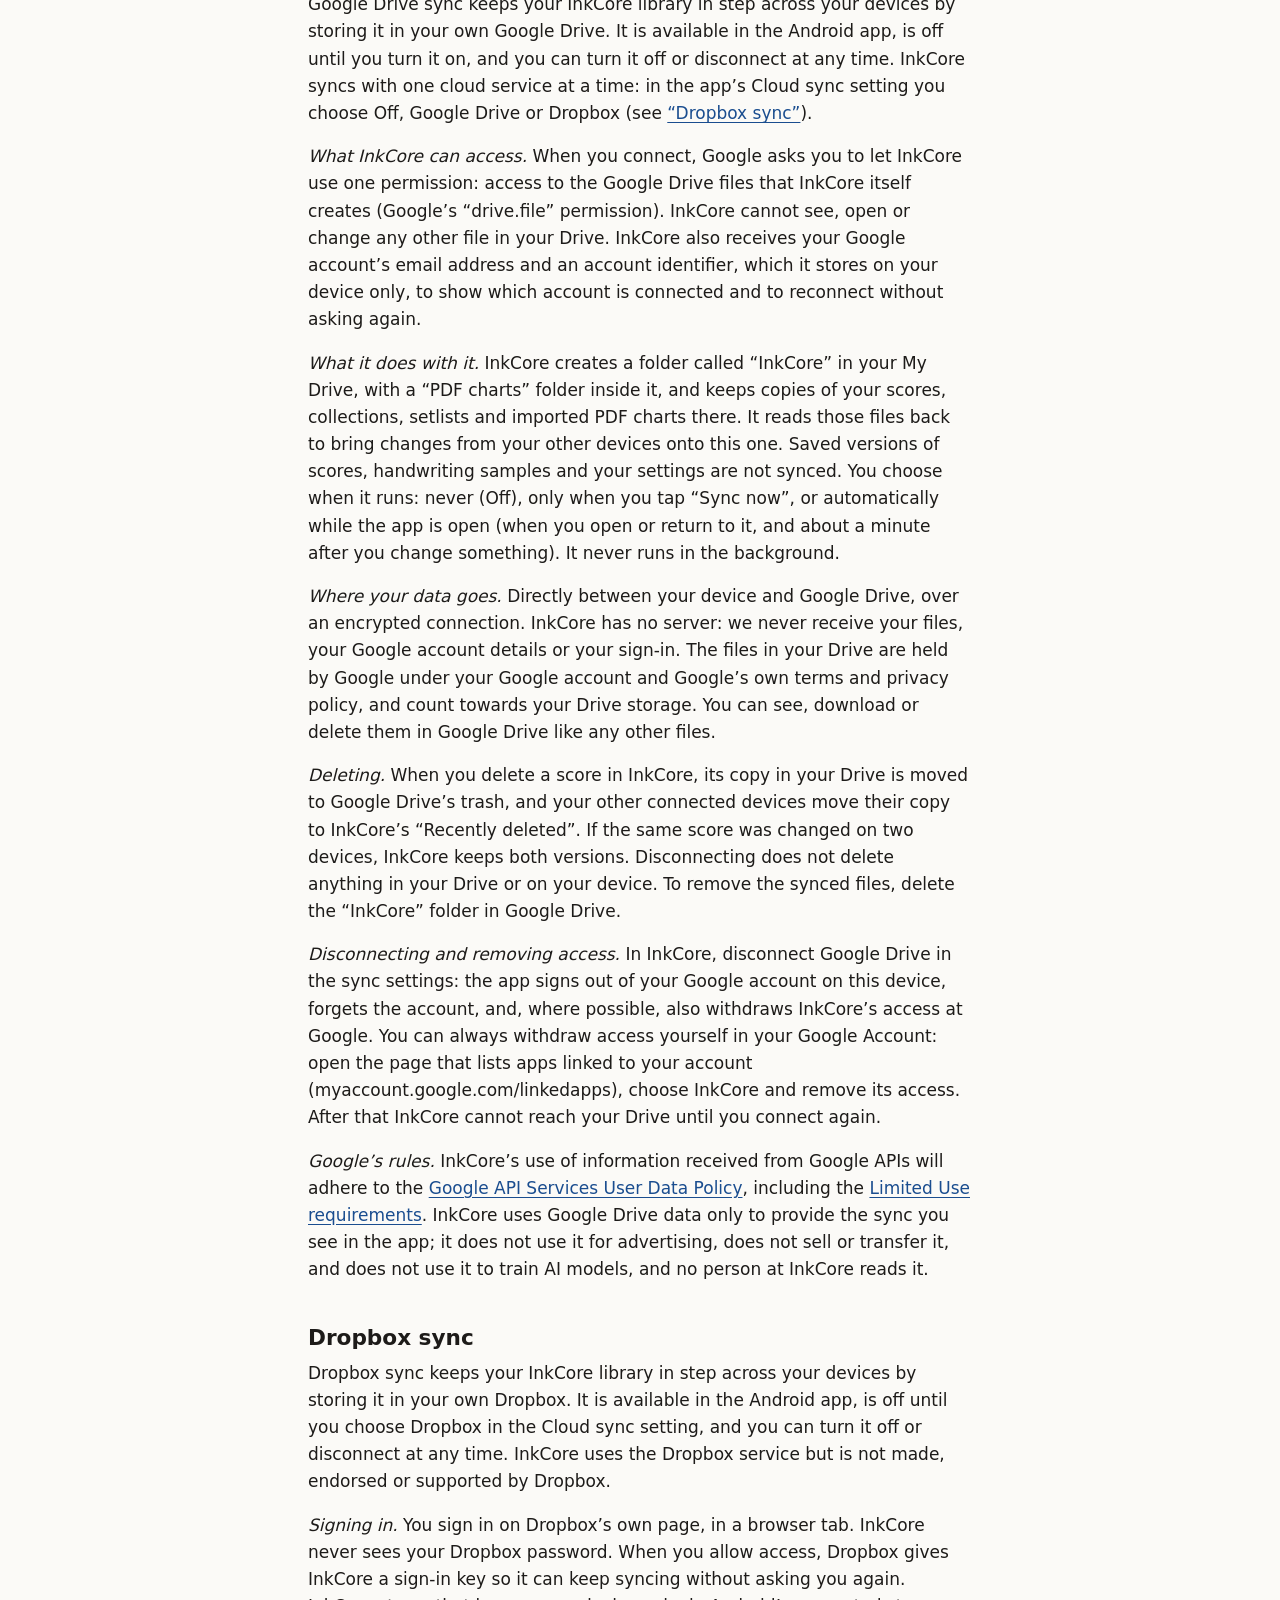
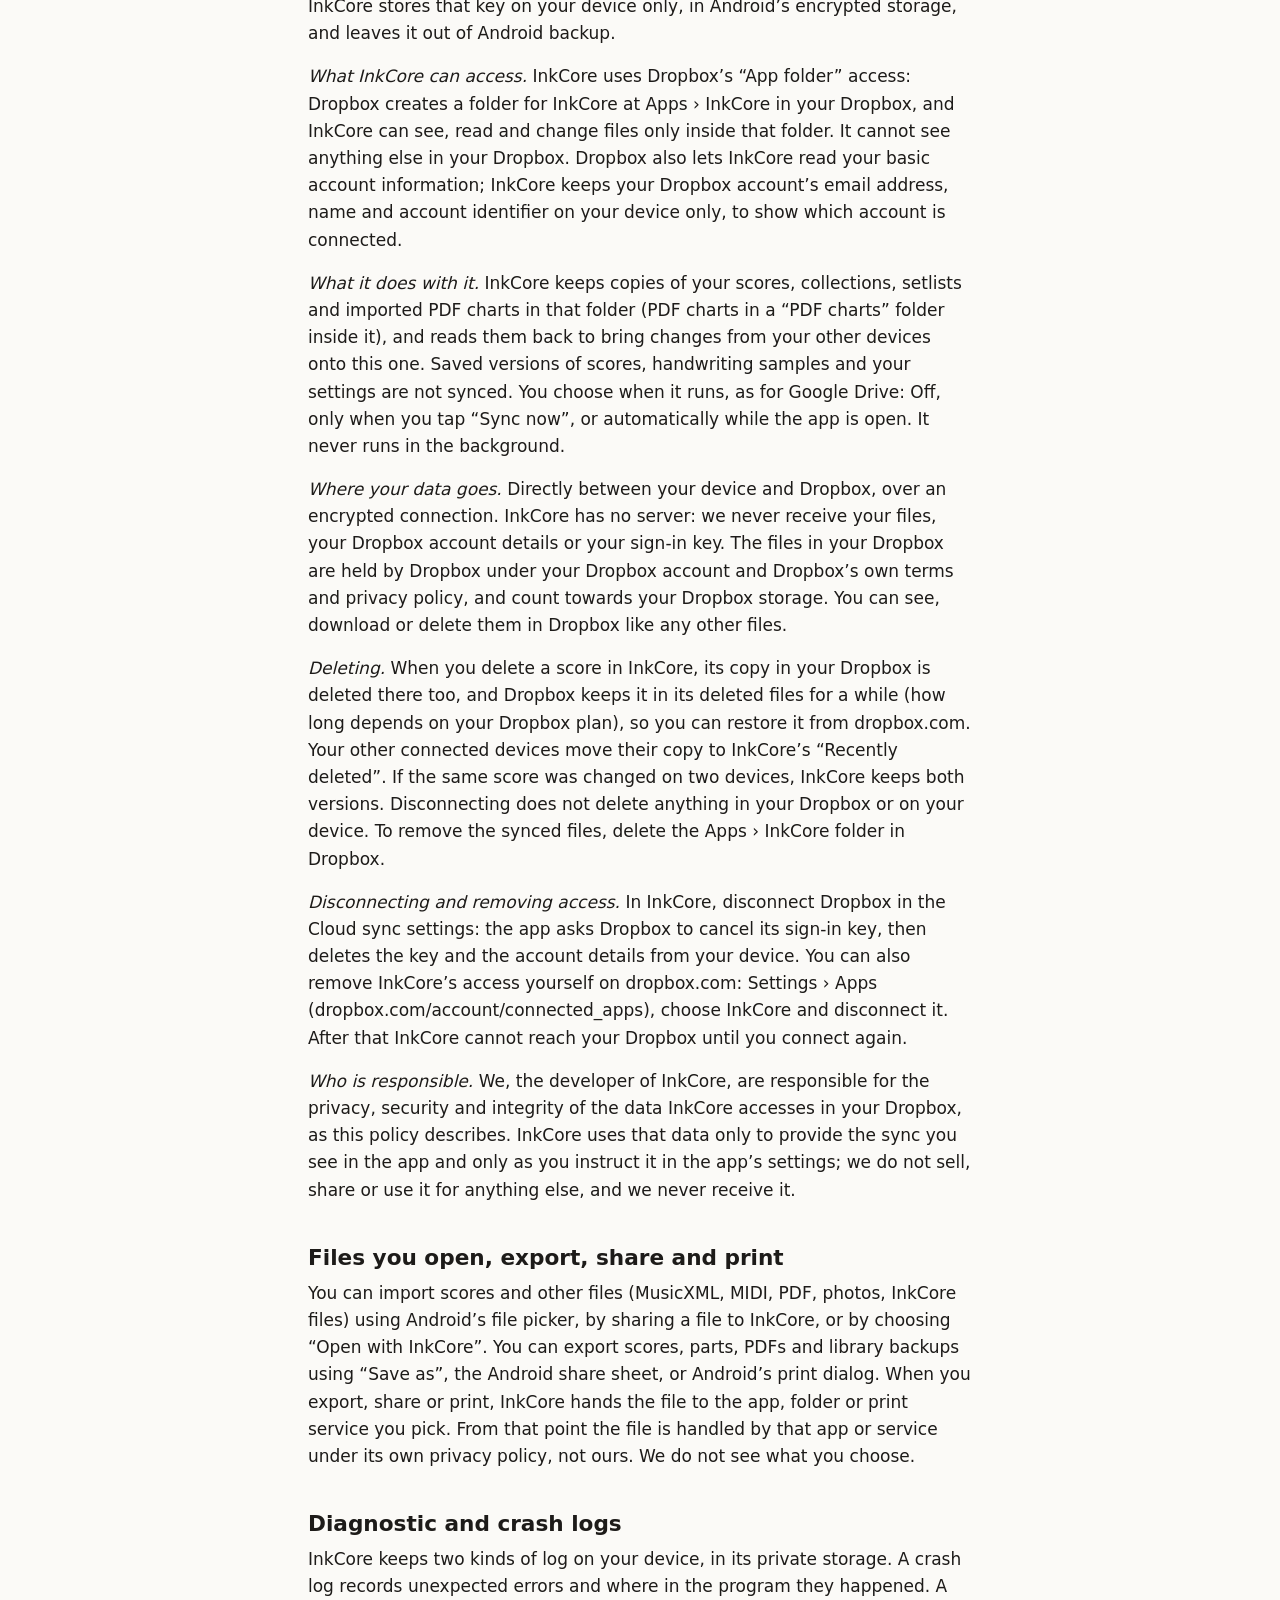
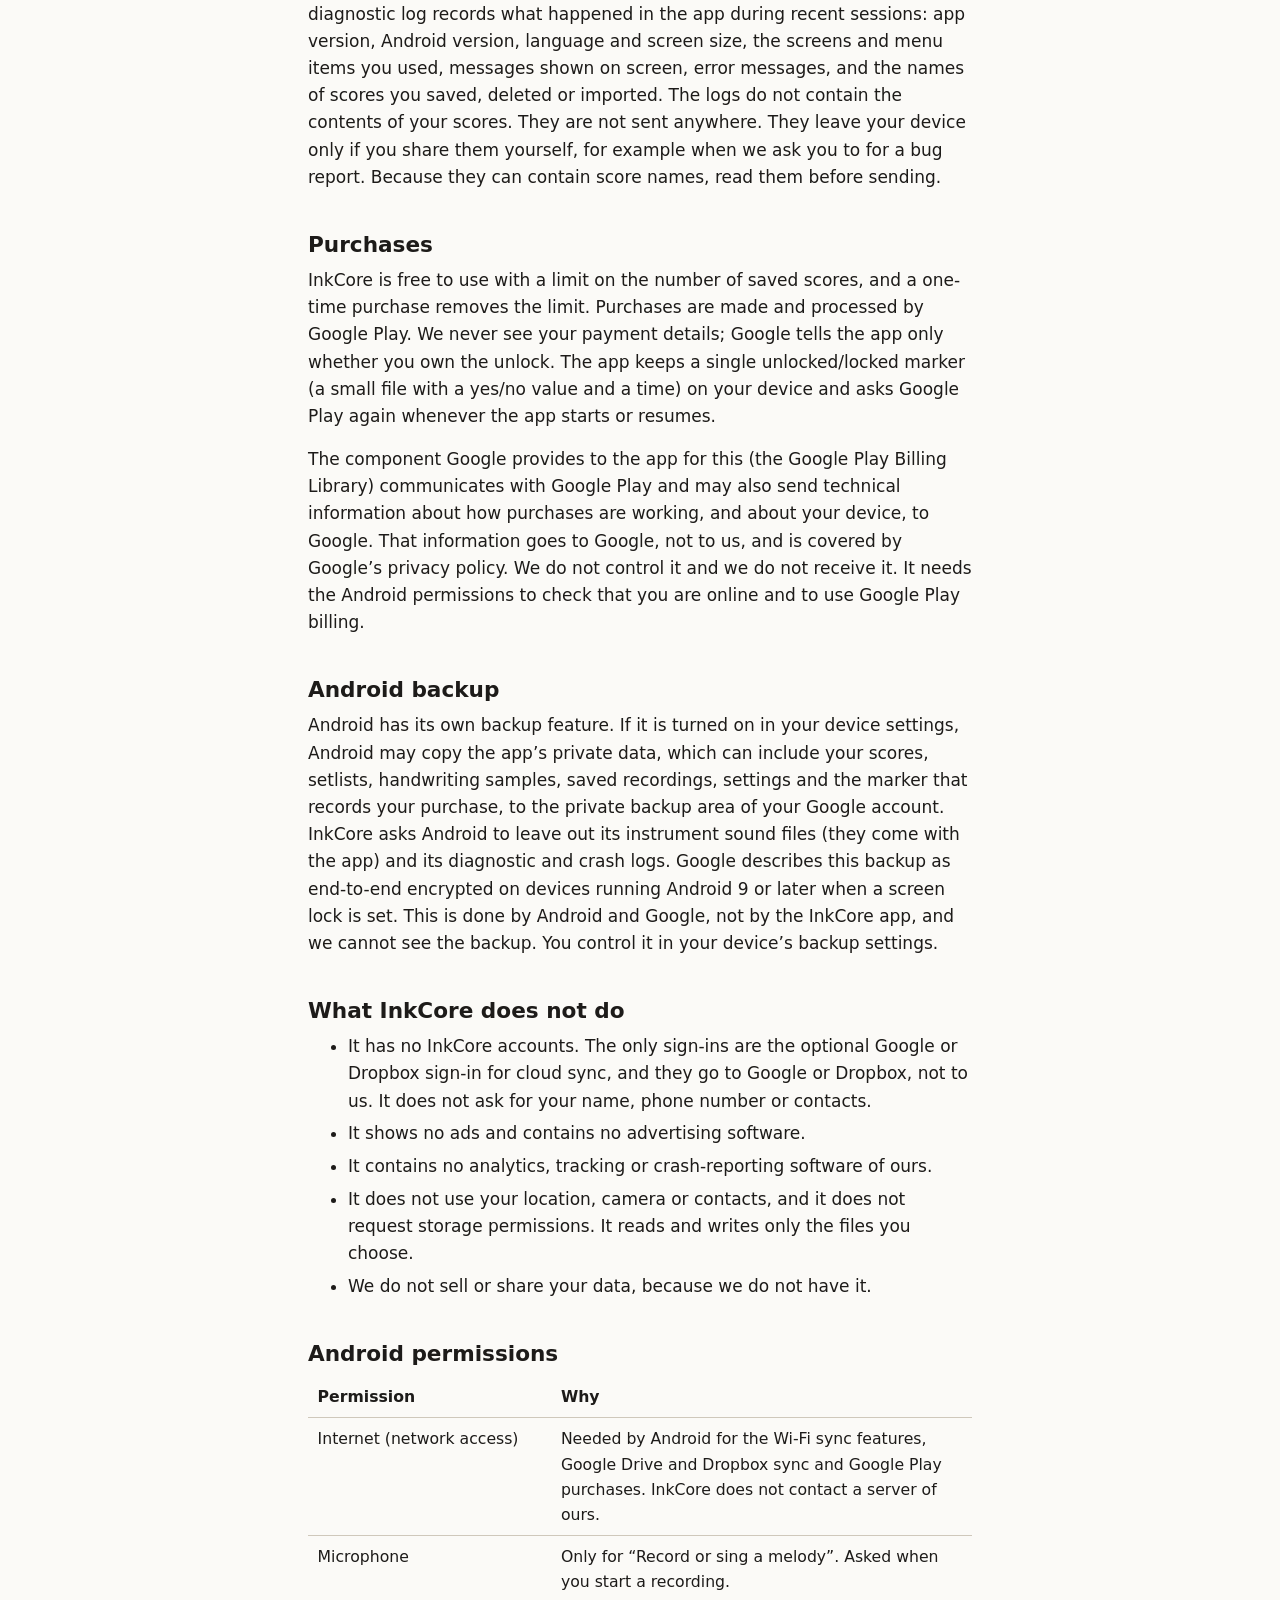
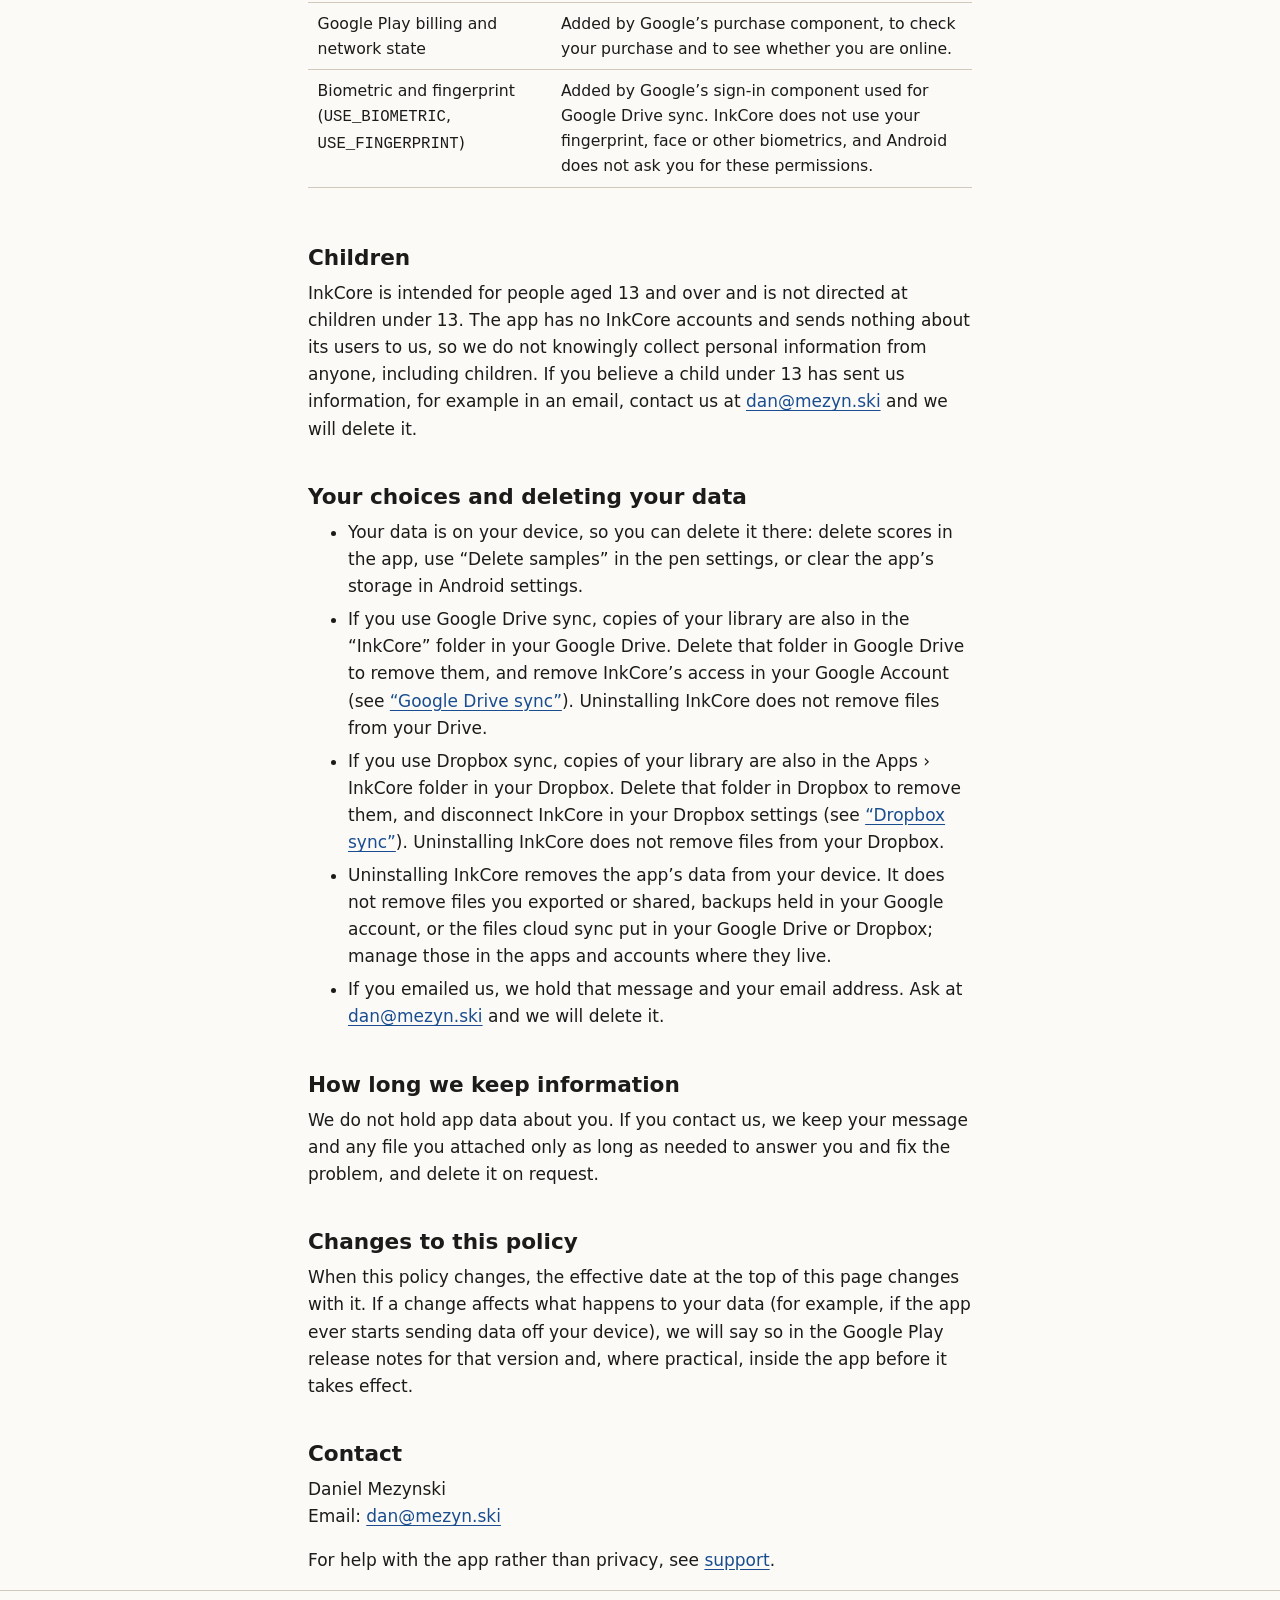
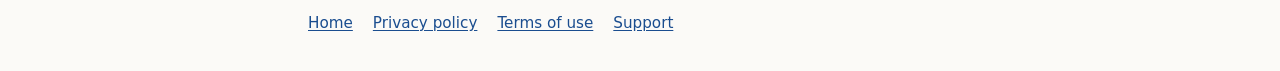
<file: inkcore/privacy.html>
<!DOCTYPE html>
<html lang="en">
<head>
  <meta charset="utf-8">
  <meta name="viewport" content="width=device-width, initial-scale=1">
  <meta name="color-scheme" content="light dark">
  <title>InkCore privacy policy</title>
  <meta name="description" content="What the InkCore Android app does and does not do with your data.">
  <link rel="stylesheet" href="style.css">
  <link rel="icon" type="image/svg+xml" href="assets/images/favicon.svg">
  <link rel="icon" type="image/png" sizes="32x32" href="assets/images/favicon-32.png">
  <link rel="icon" type="image/png" sizes="16x16" href="assets/images/favicon-16.png">
  <link rel="apple-touch-icon" sizes="180x180" href="assets/images/apple-touch-icon-180.png">
</head>
<!--
  Contact details (Daniel Mezynski, dan@mezyn.ski) were filled in on 2026-11-24; keep privacy.html and support.html in step.
  Written to match docs/release/data-safety-audit.md (2026-11-24). If the app changes (a server, analytics, sign-in, billing
  changes), this page and the Play Data safety form must be re-checked.
  2026-11-25: applied docs/release/privacy-site-changes.md Part A (Wi-Fi pairing code, accept prompt, join code, backup rules,
  new handwriting label) and Part B (Google Drive sync, build 6). Part D (Dropbox sync) applied on branch site/inkcore-dropbox;
  "Apps › InkCore" assumes the Dropbox App Console's app folder name is InkCore (docs/release/dropbox-setup.md). Control names quoted here ("Sync now", "Save handwriting
  samples on this device", the sync settings) were written before the final screens; check them against build 6. The purchases section describes the one-time unlock
  that exists on the billing branch; publish it only together with that feature, or delete that section.
-->
<body>
  <a class="skip" href="#main">Skip to content</a>

  <header class="site">
    <div class="wrap">
      <a class="brand" href="index.html">InkCore</a>
      <nav aria-label="Main">
        <ul>
          <li><a href="index.html">Home</a></li>
          <li><a href="privacy.html" aria-current="page">Privacy</a></li>
          <li><a href="terms.html">Terms</a></li>
          <li><a href="support.html">Support</a></li>
        </ul>
      </nav>
    </div>
  </header>

  <main id="main" class="wrap">
    <h1>InkCore privacy policy</h1>
    <p class="meta">Last updated and effective: 2026-11-25 (first published 2026-11-24). Applies to the InkCore app for Android (package <code>app.inkcore.notation</code>) and to this website.</p>
    <p>Using InkCore is also covered by our <a href="terms.html">Terms of use</a>.</p>

    <div class="card">
      <h2 style="margin-top:0">In short</h2>
      <ul>
        <li>InkCore does not send your scores, recordings or handwriting to us or to any server we run.</li>
        <li>There are no InkCore accounts, no ads and no analytics in the app. If you turn on cloud sync, you sign in with your own Google or Dropbox account.</li>
        <li>Your scores and settings are stored on your device. They leave it only when you choose: by exporting, sharing, printing, syncing to another device on your Wi-Fi, or syncing with your own Google Drive or Dropbox.</li>
        <li>Syncing over Wi-Fi needs a code and your confirmation on the receiving device, but it is not encrypted. Use it only on networks you trust.</li>
        <li>Google handles purchases and Android may back up app data to your Google account. Details below.</li>
      </ul>
    </div>

    <h2 id="who">Who we are</h2>
    <p>InkCore is published by Daniel Mezynski (&ldquo;we&rdquo;). You can reach us at <a href="mailto:dan@mezyn.ski">dan@mezyn.ski</a> for any privacy question or request.</p>

    <h2 id="stays">What stays on your device</h2>
    <p>Everything you create or open in InkCore is kept in the app&rsquo;s private storage on your device: scores, drafts, setlists, collections, saved versions, the &ldquo;Recently deleted&rdquo; folder, PDF charts you added, your settings, and a small practice history. The app does not upload any of it unless you turn on Google Drive or Dropbox sync (below). It connects to no server of ours, because we do not run one for the app.</p>
    <p>Android requires an &ldquo;internet&rdquo; permission for an app to use any network connection at all, including the Wi-Fi sync described below. InkCore declares that permission for that reason. The app connects to the internet only for Google Play purchases (see &ldquo;Purchases&rdquo;) and, if you turn one on, cloud sync (see &ldquo;Google Drive sync&rdquo; and &ldquo;Dropbox sync&rdquo;). Purchases and Google Drive sync connect only to Google; Dropbox sync connects only to Dropbox.</p>

    <h2 id="samples">Handwriting samples</h2>
    <p>InkCore has two optional tools that save your pen strokes on your device. Both are local only.</p>
    <ul>
      <li><strong>&ldquo;Save handwriting samples on this device&rdquo;</strong> in the pen settings (the switch reads &ldquo;Stop saving handwriting samples&rdquo; while it is on). It is off by default and the app asks you to confirm before it is turned on. While on, the notes and rests you write in Pen mode are saved to a file on your device: the raw pen strokes (position, pressure, tilt and timing), what the recognizer decided they were, and, when you correct a reading, what you chose instead. Each record also notes the operating system (&ldquo;android&rdquo;) and the time.</li>
      <li><strong>&ldquo;Record ink samples&rdquo;</strong>, a screen where you write prompted symbols. It asks for your name or initials, which is stored with the samples and used in the exported file name.</li>
    </ul>
    <p>Nothing is uploaded. The samples leave your device only if you open the pen settings (or the record screen), choose export, and then pick where the file goes (the Android share sheet or &ldquo;Save as a file&rdquo;). If you send an exported file to us, for example by email, we receive that file and your email address. Turning the switch off stops new samples but does not delete the file; use &ldquo;Delete samples&rdquo; in the pen settings to remove it.</p>

    <h2 id="mic">Microphone</h2>
    <p>The microphone is used only by &ldquo;Record or sing a melody&rdquo;, which turns a one-line melody into notation. Android asks for microphone permission when you first start a recording, after the app explains why. The app listens only while you are recording, up to five minutes per take. The recording is held in the device&rsquo;s memory so you can play it back and transcribe it. It is written to a file only if you tap &ldquo;Save as .wav&rdquo;, and that file stays in InkCore&rsquo;s private storage on your device. Audio is never uploaded by the app. You can withdraw the permission at any time in Android settings.</p>

    <h2 id="wifi">Syncing over your Wi-Fi</h2>
    <p>InkCore has two features that connect your tablet to other devices on the same local network. They send data directly between devices, not through us. Neither is active unless you switch it on.</p>
    <ul>
      <li><strong>Library sync</strong> (the &ldquo;Sync library&rdquo; screen, with &ldquo;Make this device discoverable&rdquo;). While discoverable, the device announces itself to the local network about every second and a half with its device name (&ldquo;InkCore device&rdquo; unless you rename it), a network port and a note that a code is needed. It does not announce any identifier. To sync, the other device must type a six-digit pairing code shown on the discoverable device, and you must tap Accept there, before anything is exchanged. Too many wrong codes lock the other device out for a few minutes, and the app makes a new code each time you switch discoverable on. When two devices sync, they exchange the list of their library files (names, sizes, dates and checksums) and then the files each is missing: your scores (<code>.mpz</code>), collections, setlists and setlist entries. PDF charts, saved versions, handwriting samples and logs are not part of sync.</li>
      <li><strong>Reader sharing</strong> (sharing a score to readers from the score editor). While sharing, the device announces its name and that a join code is needed. It does not announce the chart title. A reader must type the six-digit join code shown on the sharing device; only then does it receive the whole current chart and the live playback position.</li>
    </ul>
    <p><strong>These connections are protected by a code, and library sync also needs your confirmation on the receiving device, but they are not encrypted.</strong> The code and the files travel over the network in the clear, so someone who can already watch traffic on your Wi-Fi network could read them. A device that does not know the code cannot connect, and repeated wrong codes lock it out for a few minutes. Turn these features on only on a network you trust (for example your own home network or a hotspot you control), and turn them off when you are done. Versions of InkCore from before this protection cannot sync with newer versions; update both devices.</p>

    <h2 id="drive">Google Drive sync</h2>
    <p>Google Drive sync keeps your InkCore library in step across your devices by storing it in your own Google Drive. It is available in the Android app, is off until you turn it on, and you can turn it off or disconnect at any time. InkCore syncs with one cloud service at a time: in the app&rsquo;s Cloud sync setting you choose Off, Google Drive or Dropbox (see <a href="#dropbox">&ldquo;Dropbox sync&rdquo;</a>).</p>
    <p><em>What InkCore can access.</em> When you connect, Google asks you to let InkCore use one permission: access to the Google Drive files that InkCore itself creates (Google&rsquo;s &ldquo;drive.file&rdquo; permission). InkCore cannot see, open or change any other file in your Drive. InkCore also receives your Google account&rsquo;s email address and an account identifier, which it stores on your device only, to show which account is connected and to reconnect without asking again.</p>
    <p><em>What it does with it.</em> InkCore creates a folder called &ldquo;InkCore&rdquo; in your My Drive, with a &ldquo;PDF charts&rdquo; folder inside it, and keeps copies of your scores, collections, setlists and imported PDF charts there. It reads those files back to bring changes from your other devices onto this one. Saved versions of scores, handwriting samples and your settings are not synced. You choose when it runs: never (Off), only when you tap &ldquo;Sync now&rdquo;, or automatically while the app is open (when you open or return to it, and about a minute after you change something). It never runs in the background.</p>
    <p><em>Where your data goes.</em> Directly between your device and Google Drive, over an encrypted connection. InkCore has no server: we never receive your files, your Google account details or your sign-in. The files in your Drive are held by Google under your Google account and Google&rsquo;s own terms and privacy policy, and count towards your Drive storage. You can see, download or delete them in Google Drive like any other files.</p>
    <p><em>Deleting.</em> When you delete a score in InkCore, its copy in your Drive is moved to Google Drive&rsquo;s trash, and your other connected devices move their copy to InkCore&rsquo;s &ldquo;Recently deleted&rdquo;. If the same score was changed on two devices, InkCore keeps both versions. Disconnecting does not delete anything in your Drive or on your device. To remove the synced files, delete the &ldquo;InkCore&rdquo; folder in Google Drive.</p>
    <p><em>Disconnecting and removing access.</em> In InkCore, disconnect Google Drive in the sync settings: the app signs out of your Google account on this device, forgets the account, and, where possible, also withdraws InkCore&rsquo;s access at Google. You can always withdraw access yourself in your Google Account: open the page that lists apps linked to your account (myaccount.google.com/linkedapps), choose InkCore and remove its access. After that InkCore cannot reach your Drive until you connect again.</p>
    <p><em>Google&rsquo;s rules.</em> InkCore&rsquo;s use of information received from Google APIs will adhere to the <a href="https://developers.google.com/terms/api-services-user-data-policy">Google API Services User Data Policy</a>, including the <a href="https://developers.google.com/terms/api-services-user-data-policy#additional_requirements_for_specific_api_scopes">Limited Use requirements</a>. InkCore uses Google Drive data only to provide the sync you see in the app; it does not use it for advertising, does not sell or transfer it, and does not use it to train AI models, and no person at InkCore reads it.</p>

    <h2 id="dropbox">Dropbox sync</h2>
    <p>Dropbox sync keeps your InkCore library in step across your devices by storing it in your own Dropbox. It is available in the Android app, is off until you choose Dropbox in the Cloud sync setting, and you can turn it off or disconnect at any time. InkCore uses the Dropbox service but is not made, endorsed or supported by Dropbox.</p>
    <p><em>Signing in.</em> You sign in on Dropbox&rsquo;s own page, in a browser tab. InkCore never sees your Dropbox password. When you allow access, Dropbox gives InkCore a sign-in key so it can keep syncing without asking you again. InkCore stores that key on your device only, in Android&rsquo;s encrypted storage, and leaves it out of Android backup.</p>
    <p><em>What InkCore can access.</em> InkCore uses Dropbox&rsquo;s &ldquo;App folder&rdquo; access: Dropbox creates a folder for InkCore at Apps &rsaquo; InkCore in your Dropbox, and InkCore can see, read and change files only inside that folder. It cannot see anything else in your Dropbox. Dropbox also lets InkCore read your basic account information; InkCore keeps your Dropbox account&rsquo;s email address, name and account identifier on your device only, to show which account is connected.</p>
    <p><em>What it does with it.</em> InkCore keeps copies of your scores, collections, setlists and imported PDF charts in that folder (PDF charts in a &ldquo;PDF charts&rdquo; folder inside it), and reads them back to bring changes from your other devices onto this one. Saved versions of scores, handwriting samples and your settings are not synced. You choose when it runs, as for Google Drive: Off, only when you tap &ldquo;Sync now&rdquo;, or automatically while the app is open. It never runs in the background.</p>
    <p><em>Where your data goes.</em> Directly between your device and Dropbox, over an encrypted connection. InkCore has no server: we never receive your files, your Dropbox account details or your sign-in key. The files in your Dropbox are held by Dropbox under your Dropbox account and Dropbox&rsquo;s own terms and privacy policy, and count towards your Dropbox storage. You can see, download or delete them in Dropbox like any other files.</p>
    <p><em>Deleting.</em> When you delete a score in InkCore, its copy in your Dropbox is deleted there too, and Dropbox keeps it in its deleted files for a while (how long depends on your Dropbox plan), so you can restore it from dropbox.com. Your other connected devices move their copy to InkCore&rsquo;s &ldquo;Recently deleted&rdquo;. If the same score was changed on two devices, InkCore keeps both versions. Disconnecting does not delete anything in your Dropbox or on your device. To remove the synced files, delete the Apps &rsaquo; InkCore folder in Dropbox.</p>
    <p><em>Disconnecting and removing access.</em> In InkCore, disconnect Dropbox in the Cloud sync settings: the app asks Dropbox to cancel its sign-in key, then deletes the key and the account details from your device. You can also remove InkCore&rsquo;s access yourself on dropbox.com: Settings &rsaquo; Apps (dropbox.com/account/connected_apps), choose InkCore and disconnect it. After that InkCore cannot reach your Dropbox until you connect again.</p>
    <p><em>Who is responsible.</em> We, the developer of InkCore, are responsible for the privacy, security and integrity of the data InkCore accesses in your Dropbox, as this policy describes. InkCore uses that data only to provide the sync you see in the app and only as you instruct it in the app&rsquo;s settings; we do not sell, share or use it for anything else, and we never receive it.</p>

    <h2 id="files">Files you open, export, share and print</h2>
    <p>You can import scores and other files (MusicXML, MIDI, PDF, photos, InkCore files) using Android&rsquo;s file picker, by sharing a file to InkCore, or by choosing &ldquo;Open with InkCore&rdquo;. You can export scores, parts, PDFs and library backups using &ldquo;Save as&rdquo;, the Android share sheet, or Android&rsquo;s print dialog. When you export, share or print, InkCore hands the file to the app, folder or print service you pick. From that point the file is handled by that app or service under its own privacy policy, not ours. We do not see what you choose.</p>

    <h2 id="logs">Diagnostic and crash logs</h2>
    <p>InkCore keeps two kinds of log on your device, in its private storage. A crash log records unexpected errors and where in the program they happened. A diagnostic log records what happened in the app during recent sessions: app version, Android version, language and screen size, the screens and menu items you used, messages shown on screen, error messages, and the names of scores you saved, deleted or imported. The logs do not contain the contents of your scores. They are not sent anywhere. They leave your device only if you share them yourself, for example when we ask you to for a bug report. Because they can contain score names, read them before sending.</p>

    <h2 id="purchases">Purchases</h2>
    <p>InkCore is free to use with a limit on the number of saved scores, and a one-time purchase removes the limit. Purchases are made and processed by Google Play. We never see your payment details; Google tells the app only whether you own the unlock. The app keeps a single unlocked/locked marker (a small file with a yes/no value and a time) on your device and asks Google Play again whenever the app starts or resumes.</p>
    <p>The component Google provides to the app for this (the Google Play Billing Library) communicates with Google Play and may also send technical information about how purchases are working, and about your device, to Google. That information goes to Google, not to us, and is covered by Google&rsquo;s privacy policy. We do not control it and we do not receive it. It needs the Android permissions to check that you are online and to use Google Play billing.</p>

    <h2 id="backup">Android backup</h2>
    <p>Android has its own backup feature. If it is turned on in your device settings, Android may copy the app&rsquo;s private data, which can include your scores, setlists, handwriting samples, saved recordings, settings and the marker that records your purchase, to the private backup area of your Google account. InkCore asks Android to leave out its instrument sound files (they come with the app) and its diagnostic and crash logs. Google describes this backup as end-to-end encrypted on devices running Android 9 or later when a screen lock is set. This is done by Android and Google, not by the InkCore app, and we cannot see the backup. You control it in your device&rsquo;s backup settings.</p>

    <h2 id="notdo">What InkCore does not do</h2>
    <ul>
      <li>It has no InkCore accounts. The only sign-ins are the optional Google or Dropbox sign-in for cloud sync, and they go to Google or Dropbox, not to us. It does not ask for your name, phone number or contacts.</li>
      <li>It shows no ads and contains no advertising software.</li>
      <li>It contains no analytics, tracking or crash-reporting software of ours.</li>
      <li>It does not use your location, camera or contacts, and it does not request storage permissions. It reads and writes only the files you choose.</li>
      <li>We do not sell or share your data, because we do not have it.</li>
    </ul>

    <h2 id="permissions">Android permissions</h2>
    <div class="table-scroll">
      <table>
        <thead>
          <tr><th scope="col">Permission</th><th scope="col">Why</th></tr>
        </thead>
        <tbody>
          <tr><td>Internet (network access)</td><td>Needed by Android for the Wi-Fi sync features, Google Drive and Dropbox sync and Google Play purchases. InkCore does not contact a server of ours.</td></tr>
          <tr><td>Microphone</td><td>Only for &ldquo;Record or sing a melody&rdquo;. Asked when you start a recording.</td></tr>
          <tr><td>Google Play billing and network state</td><td>Added by Google&rsquo;s purchase component, to check your purchase and to see whether you are online.</td></tr>
          <tr><td>Biometric and fingerprint (<code>USE_BIOMETRIC</code>, <code>USE_FINGERPRINT</code>)</td><td>Added by Google&rsquo;s sign-in component used for Google Drive sync. InkCore does not use your fingerprint, face or other biometrics, and Android does not ask you for these permissions.</td></tr>
        </tbody>
      </table>
    </div>

    <h2 id="children">Children</h2>
    <p>InkCore is intended for people aged 13 and over and is not directed at children under 13. The app has no InkCore accounts and sends nothing about its users to us, so we do not knowingly collect personal information from anyone, including children. If you believe a child under 13 has sent us information, for example in an email, contact us at <a href="mailto:dan@mezyn.ski">dan@mezyn.ski</a> and we will delete it.</p>

    <h2 id="choices">Your choices and deleting your data</h2>
    <ul>
      <li>Your data is on your device, so you can delete it there: delete scores in the app, use &ldquo;Delete samples&rdquo; in the pen settings, or clear the app&rsquo;s storage in Android settings.</li>
      <li>If you use Google Drive sync, copies of your library are also in the &ldquo;InkCore&rdquo; folder in your Google Drive. Delete that folder in Google Drive to remove them, and remove InkCore&rsquo;s access in your Google Account (see <a href="#drive">&ldquo;Google Drive sync&rdquo;</a>). Uninstalling InkCore does not remove files from your Drive.</li>
      <li>If you use Dropbox sync, copies of your library are also in the Apps &rsaquo; InkCore folder in your Dropbox. Delete that folder in Dropbox to remove them, and disconnect InkCore in your Dropbox settings (see <a href="#dropbox">&ldquo;Dropbox sync&rdquo;</a>). Uninstalling InkCore does not remove files from your Dropbox.</li>
      <li>Uninstalling InkCore removes the app&rsquo;s data from your device. It does not remove files you exported or shared, backups held in your Google account, or the files cloud sync put in your Google Drive or Dropbox; manage those in the apps and accounts where they live.</li>
      <li>If you emailed us, we hold that message and your email address. Ask at <a href="mailto:dan@mezyn.ski">dan@mezyn.ski</a> and we will delete it.</li>
    </ul>

    <h2 id="retention">How long we keep information</h2>
    <p>We do not hold app data about you. If you contact us, we keep your message and any file you attached only as long as needed to answer you and fix the problem, and delete it on request.</p>

    <h2 id="changes">Changes to this policy</h2>
    <p>When this policy changes, the effective date at the top of this page changes with it. If a change affects what happens to your data (for example, if the app ever starts sending data off your device), we will say so in the Google Play release notes for that version and, where practical, inside the app before it takes effect.</p>

    <h2 id="contact">Contact</h2>
    <p>Daniel Mezynski<br>Email: <a href="mailto:dan@mezyn.ski">dan@mezyn.ski</a></p>
    <p>For help with the app rather than privacy, see <a href="support.html">support</a>.</p>
  </main>

  <footer class="site">
    <div class="wrap">
      <ul>
        <li><a href="index.html">Home</a></li>
        <li><a href="privacy.html">Privacy policy</a></li>
        <li><a href="terms.html">Terms of use</a></li>
        <li><a href="support.html">Support</a></li>
      </ul>
    </div>
  </footer>
</body>
</html>
</file>
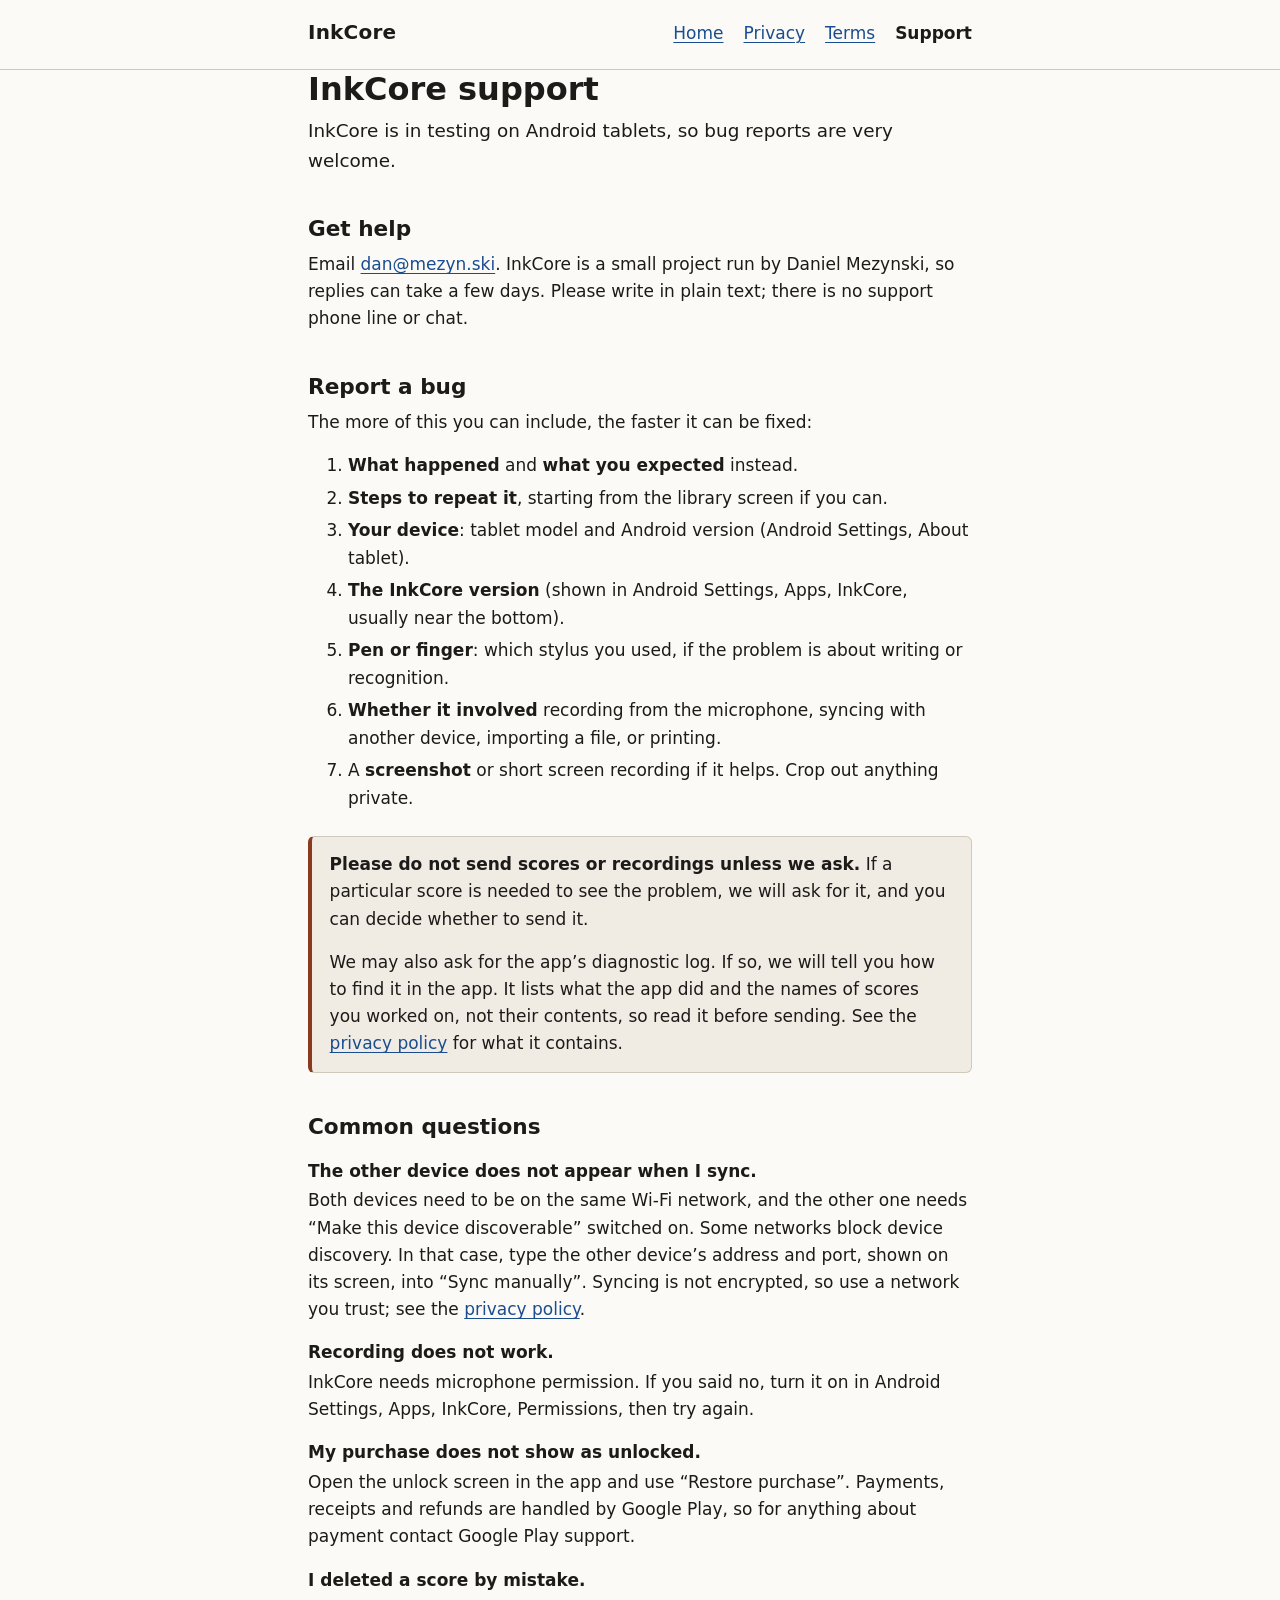
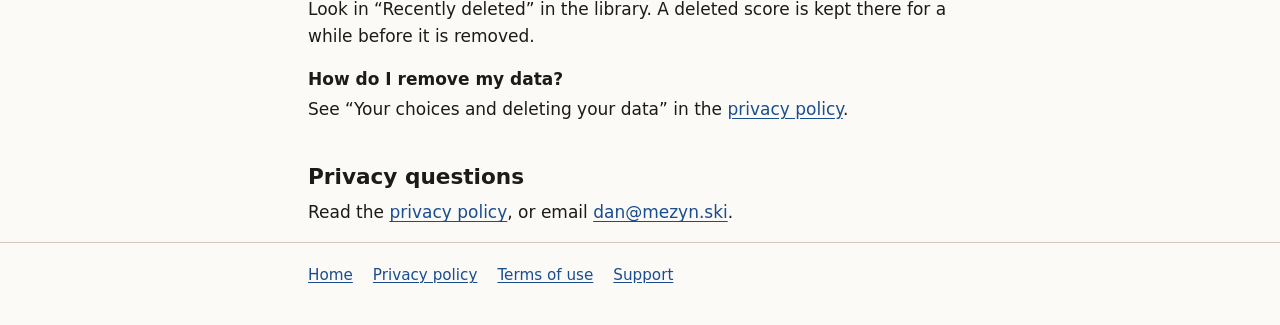
<file: inkcore/support.html>
<!DOCTYPE html>
<html lang="en">
<head>
  <meta charset="utf-8">
  <meta name="viewport" content="width=device-width, initial-scale=1">
  <meta name="color-scheme" content="light dark">
  <title>InkCore support</title>
  <meta name="description" content="How to get help with InkCore and how to report a bug.">
  <link rel="stylesheet" href="style.css">
  <link rel="icon" type="image/svg+xml" href="assets/images/favicon.svg">
  <link rel="icon" type="image/png" sizes="32x32" href="assets/images/favicon-32.png">
  <link rel="icon" type="image/png" sizes="16x16" href="assets/images/favicon-16.png">
  <link rel="apple-touch-icon" sizes="180x180" href="assets/images/apple-touch-icon-180.png">
</head>
<!--
  Contact details (Daniel Mezynski, dan@mezyn.ski) were filled in on 2026-11-24; keep privacy.html and support.html in step.
  The "Purchases" answer describes the unlock on the billing branch; remove it if the unlock is not in the released version.
-->
<body>
  <a class="skip" href="#main">Skip to content</a>

  <header class="site">
    <div class="wrap">
      <a class="brand" href="index.html">InkCore</a>
      <nav aria-label="Main">
        <ul>
          <li><a href="index.html">Home</a></li>
          <li><a href="privacy.html">Privacy</a></li>
          <li><a href="terms.html">Terms</a></li>
          <li><a href="support.html" aria-current="page">Support</a></li>
        </ul>
      </nav>
    </div>
  </header>

  <main id="main" class="wrap">
    <h1>InkCore support</h1>
    <p class="lede">InkCore is in testing on Android tablets, so bug reports are very welcome.</p>

    <h2 id="contact">Get help</h2>
    <p>Email <a href="mailto:dan@mezyn.ski">dan@mezyn.ski</a>. InkCore is a small project run by Daniel Mezynski, so replies can take a few days. Please write in plain text; there is no support phone line or chat.</p>

    <h2 id="bug">Report a bug</h2>
    <p>The more of this you can include, the faster it can be fixed:</p>
    <ol>
      <li><strong>What happened</strong> and <strong>what you expected</strong> instead.</li>
      <li><strong>Steps to repeat it</strong>, starting from the library screen if you can.</li>
      <li><strong>Your device</strong>: tablet model and Android version (Android Settings, About tablet).</li>
      <li><strong>The InkCore version</strong> (shown in Android Settings, Apps, InkCore, usually near the bottom).</li>
      <li><strong>Pen or finger</strong>: which stylus you used, if the problem is about writing or recognition.</li>
      <li><strong>Whether it involved</strong> recording from the microphone, syncing with another device, importing a file, or printing.</li>
      <li>A <strong>screenshot</strong> or short screen recording if it helps. Crop out anything private.</li>
    </ol>

    <div class="card">
      <p><strong>Please do not send scores or recordings unless we ask.</strong> If a particular score is needed to see the problem, we will ask for it, and you can decide whether to send it.</p>
      <p>We may also ask for the app&rsquo;s diagnostic log. If so, we will tell you how to find it in the app. It lists what the app did and the names of scores you worked on, not their contents, so read it before sending. See the <a href="privacy.html#logs">privacy policy</a> for what it contains.</p>
    </div>

    <h2 id="faq">Common questions</h2>
    <dl>
      <dt>The other device does not appear when I sync.</dt>
      <dd>Both devices need to be on the same Wi-Fi network, and the other one needs &ldquo;Make this device discoverable&rdquo; switched on. Some networks block device discovery. In that case, type the other device&rsquo;s address and port, shown on its screen, into &ldquo;Sync manually&rdquo;. Syncing is not encrypted, so use a network you trust; see the <a href="privacy.html#wifi">privacy policy</a>.</dd>

      <dt>Recording does not work.</dt>
      <dd>InkCore needs microphone permission. If you said no, turn it on in Android Settings, Apps, InkCore, Permissions, then try again.</dd>

      <dt>My purchase does not show as unlocked.</dt>
      <dd>Open the unlock screen in the app and use &ldquo;Restore purchase&rdquo;. Payments, receipts and refunds are handled by Google Play, so for anything about payment contact Google Play support.</dd>

      <dt>I deleted a score by mistake.</dt>
      <dd>Look in &ldquo;Recently deleted&rdquo; in the library. A deleted score is kept there for a while before it is removed.</dd>

      <dt>How do I remove my data?</dt>
      <dd>See &ldquo;Your choices and deleting your data&rdquo; in the <a href="privacy.html#choices">privacy policy</a>.</dd>
    </dl>

    <h2 id="privacy">Privacy questions</h2>
    <p>Read the <a href="privacy.html">privacy policy</a>, or email <a href="mailto:dan@mezyn.ski">dan@mezyn.ski</a>.</p>
  </main>

  <footer class="site">
    <div class="wrap">
      <ul>
        <li><a href="index.html">Home</a></li>
        <li><a href="privacy.html">Privacy policy</a></li>
        <li><a href="terms.html">Terms of use</a></li>
        <li><a href="support.html">Support</a></li>
      </ul>
    </div>
  </footer>
</body>
</html>
</file>
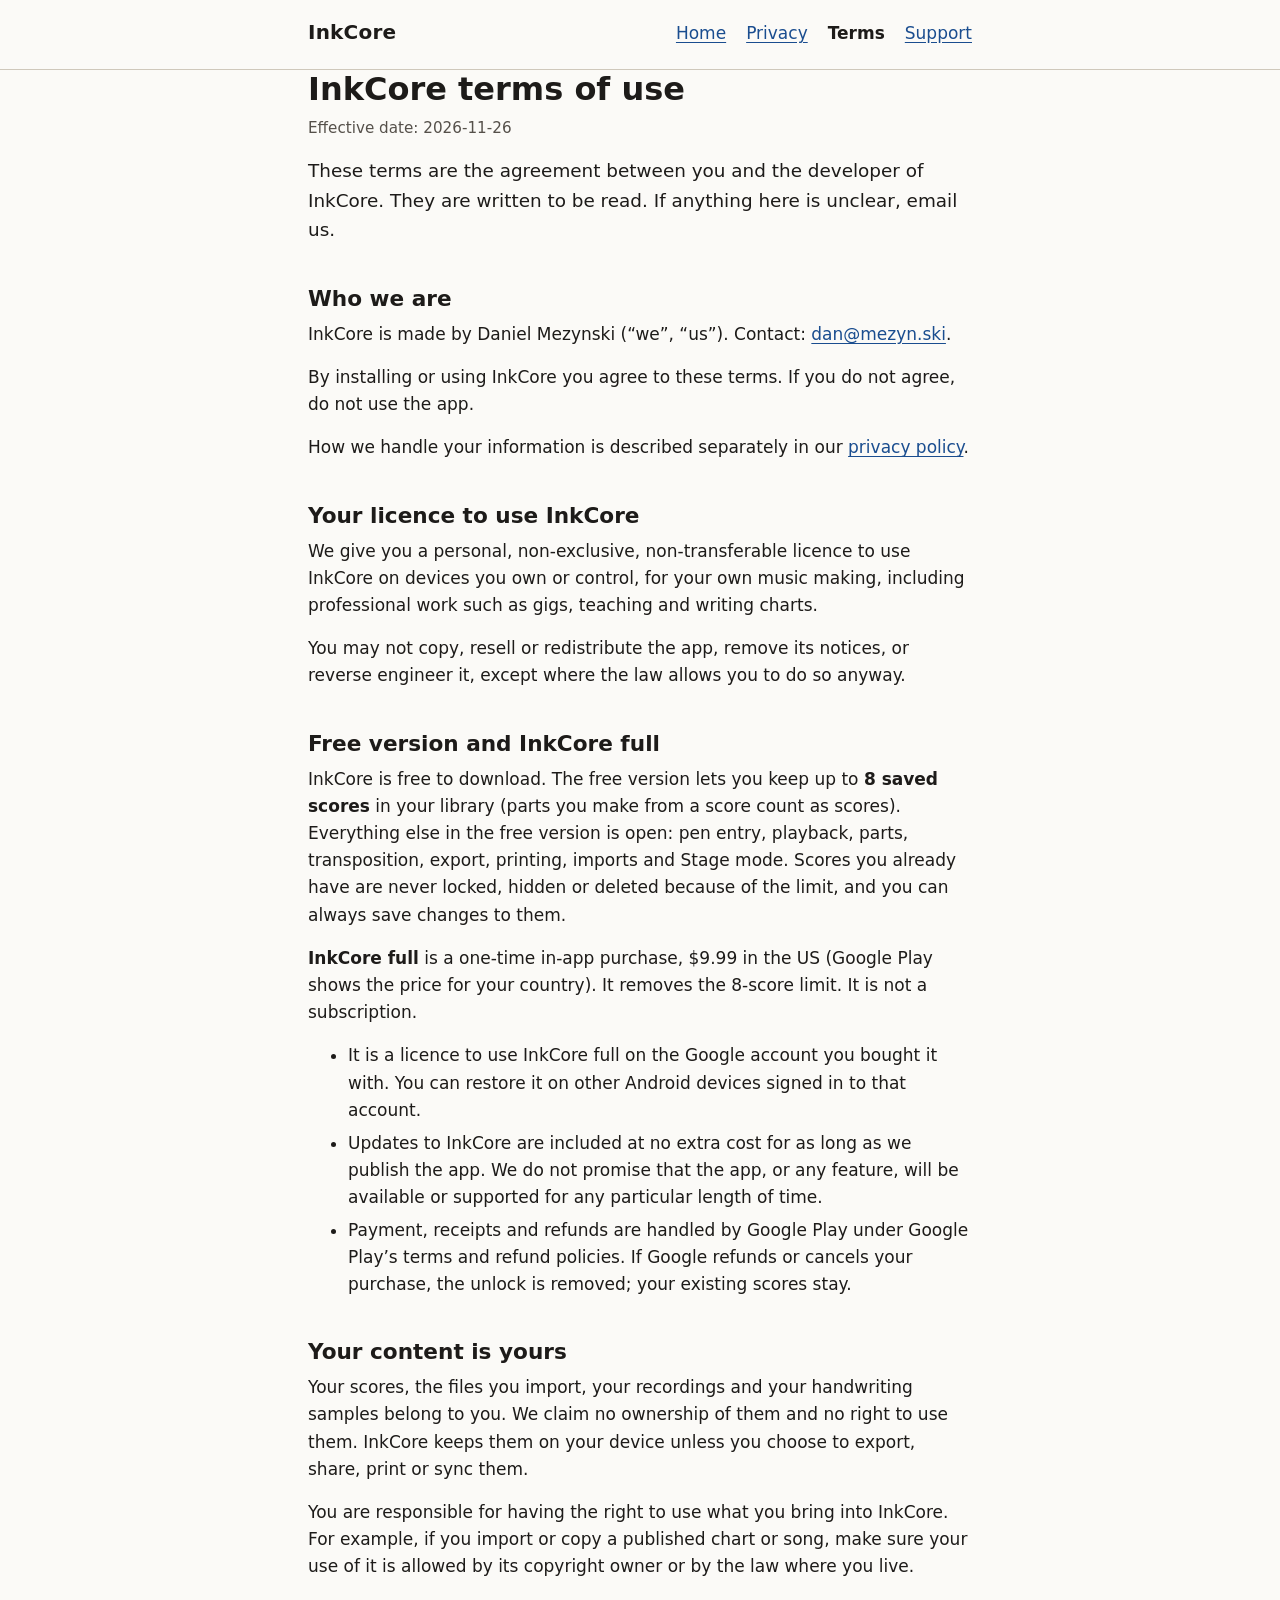
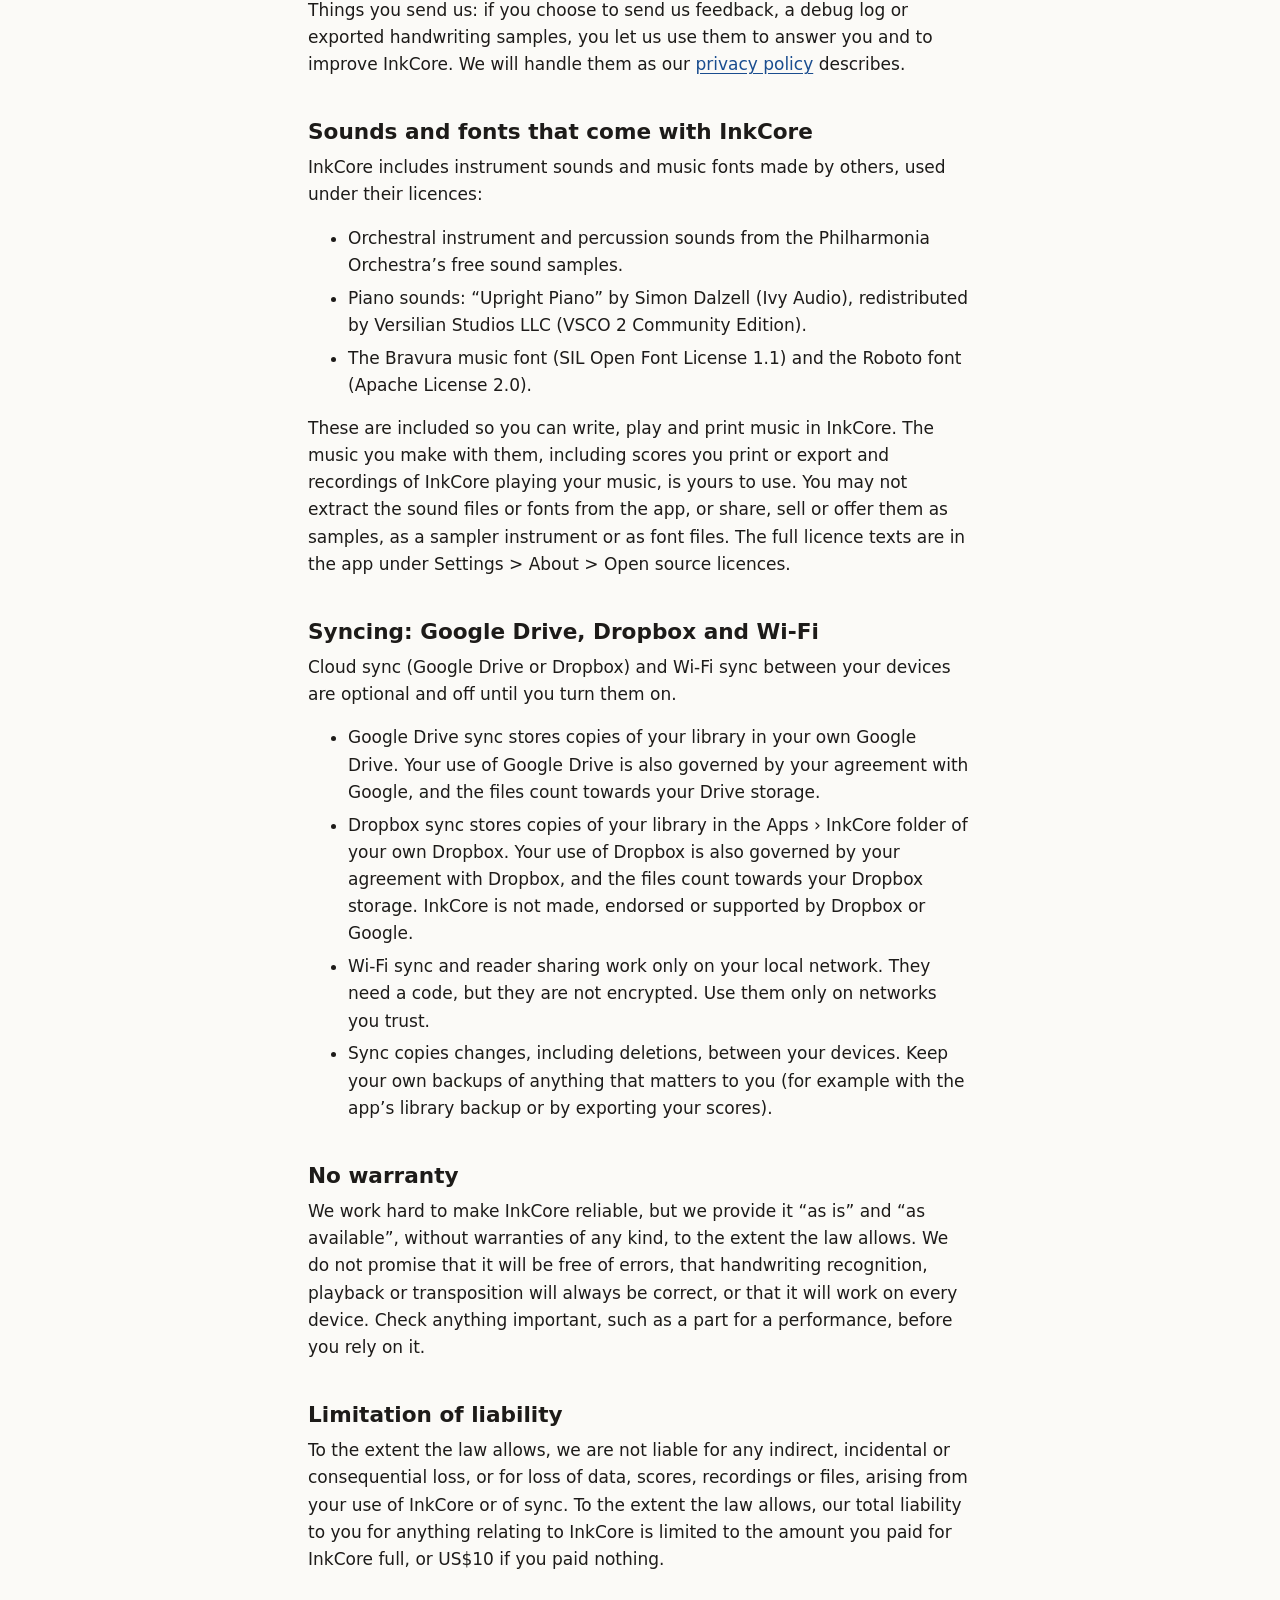
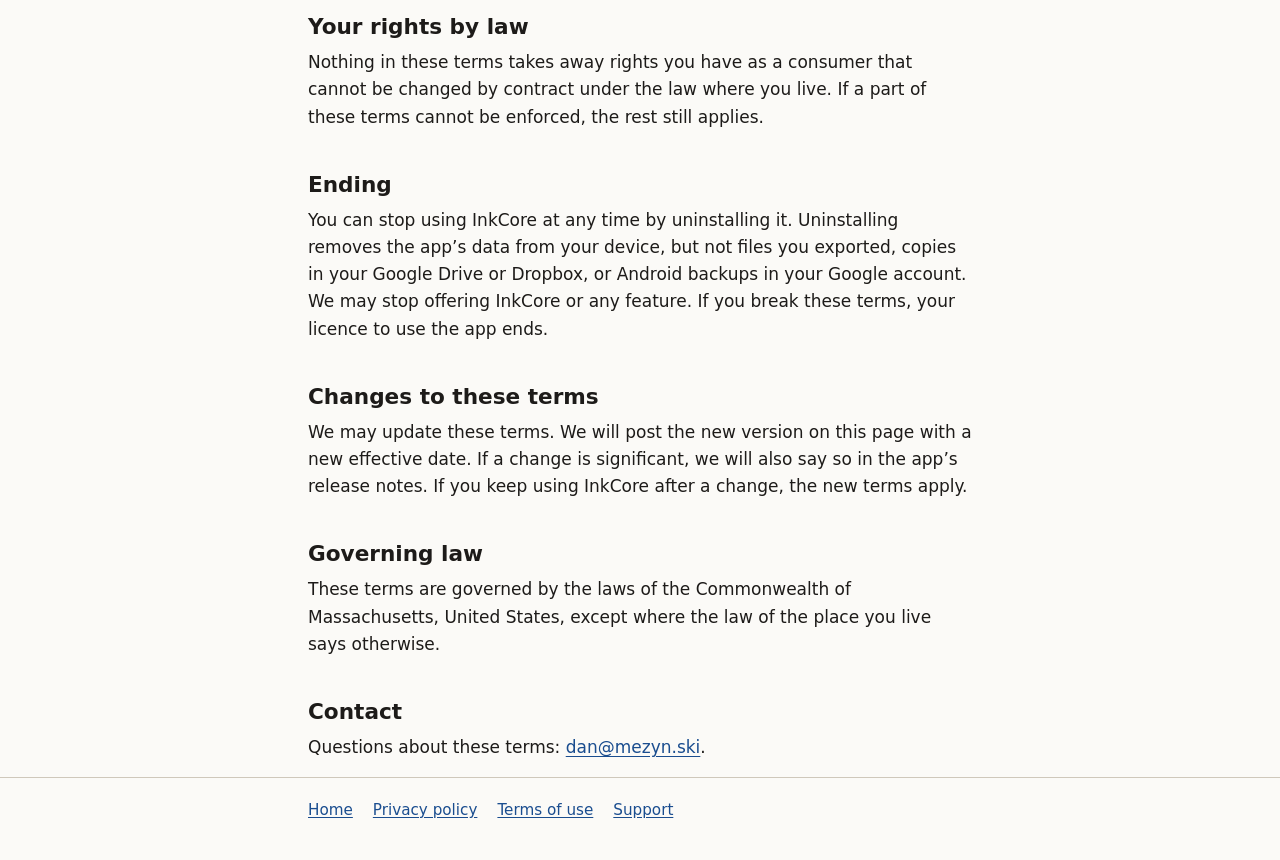
<file: inkcore/terms.html>
<!DOCTYPE html>
<!--
MAINTAINER NOTE (not page text; do not publish this comment as page text):
This is a DRAFT written by an AI assistant (Claude) on 2026-11-25. It is not legal advice and has not been reviewed by a
lawyer. Have a qualified lawyer review it before it is relied on at https://inkcore.app/terms.

Source: docs/release/terms-of-use.md in the app repo. Owner decisions filled in (2026-11-25): effective date 2026-11-24;
governing law Massachusetts, United States.
Check before publishing:
- Every fact below was taken from the app repo on 2026-11-25: docs/release/privacy-site-changes.md (Parts A and B),
  docs/release/data-safety-audit.md, docs/decisions/2026-11-24-free-unlock-model.md, THIRD_PARTY_LICENSES.md,
  assets/samples/README.md and app/assets/licenses/samples-*-NOTICE.txt. If the app changes (cap, price, sync features),
  change this page.
- The price is written as $9.99 (US). Play shows local prices elsewhere; the page says so.
- "Things you send us" is a common clause the brief did not ask for. Keep it only if it matches what you do with feedback
  and emailed handwriting samples (see privacy page, "Handwriting samples").
- The privacy link points to privacy.html (relative), the real published address on this site.
- The liability cap ("the amount you paid, or US$10") is a common pattern, not a researched choice. Ask the lawyer.
- Served at /inkcore/terms.html and, by GitHub Pages, at /inkcore/terms (inkcore.app/terms forwards there).
-->
<html lang="en">
<head>
  <meta charset="utf-8">
  <meta name="viewport" content="width=device-width, initial-scale=1">
  <meta name="color-scheme" content="light dark">
  <title>InkCore terms of use</title>
  <meta name="description" content="The terms for using the InkCore Android app, including the free version and InkCore full.">
  <link rel="stylesheet" href="style.css">
  <link rel="icon" type="image/svg+xml" href="assets/images/favicon.svg">
  <link rel="icon" type="image/png" sizes="32x32" href="assets/images/favicon-32.png">
  <link rel="icon" type="image/png" sizes="16x16" href="assets/images/favicon-16.png">
  <link rel="apple-touch-icon" sizes="180x180" href="assets/images/apple-touch-icon-180.png">
</head>
<body>
  <a class="skip" href="#main">Skip to content</a>

  <header class="site">
    <div class="wrap">
      <a class="brand" href="index.html">InkCore</a>
      <nav aria-label="Main">
        <ul>
          <li><a href="index.html">Home</a></li>
          <li><a href="privacy.html">Privacy</a></li>
          <li><a href="terms.html" aria-current="page">Terms</a></li>
          <li><a href="support.html">Support</a></li>
        </ul>
      </nav>
    </div>
  </header>

  <main id="main" class="wrap">
    <h1>InkCore terms of use</h1>
    <p class="meta">Effective date: 2026-11-26</p>

    <p class="lede">These terms are the agreement between you and the developer of InkCore. They are written to be read. If anything here is unclear, email us.</p>

    <h2 id="who">Who we are</h2>
    <p>InkCore is made by Daniel Mezynski (&ldquo;we&rdquo;, &ldquo;us&rdquo;). Contact: <a href="mailto:dan@mezyn.ski">dan@mezyn.ski</a>.</p>
    <p>By installing or using InkCore you agree to these terms. If you do not agree, do not use the app.</p>
    <p>How we handle your information is described separately in our <a href="privacy.html">privacy policy</a>.</p>

    <h2 id="licence">Your licence to use InkCore</h2>
    <p>We give you a personal, non-exclusive, non-transferable licence to use InkCore on devices you own or control, for your own music making, including professional work such as gigs, teaching and writing charts.</p>
    <p>You may not copy, resell or redistribute the app, remove its notices, or reverse engineer it, except where the law allows you to do so anyway.</p>

    <h2 id="full">Free version and InkCore full</h2>
    <p>InkCore is free to download. The free version lets you keep up to <strong>8 saved scores</strong> in your library (parts you make from a score count as scores). Everything else in the free version is open: pen entry, playback, parts, transposition, export, printing, imports and Stage mode. Scores you already have are never locked, hidden or deleted because of the limit, and you can always save changes to them.</p>
    <p><strong>InkCore full</strong> is a one-time in-app purchase, $9.99 in the US (Google Play shows the price for your country). It removes the 8-score limit. It is not a subscription.</p>
    <ul>
      <li>It is a licence to use InkCore full on the Google account you bought it with. You can restore it on other Android devices signed in to that account.</li>
      <li>Updates to InkCore are included at no extra cost for as long as we publish the app. We do not promise that the app, or any feature, will be available or supported for any particular length of time.</li>
      <li>Payment, receipts and refunds are handled by Google Play under Google Play&rsquo;s terms and refund policies. If Google refunds or cancels your purchase, the unlock is removed; your existing scores stay.</li>
    </ul>

    <h2 id="content">Your content is yours</h2>
    <p>Your scores, the files you import, your recordings and your handwriting samples belong to you. We claim no ownership of them and no right to use them. InkCore keeps them on your device unless you choose to export, share, print or sync them.</p>
    <p>You are responsible for having the right to use what you bring into InkCore. For example, if you import or copy a published chart or song, make sure your use of it is allowed by its copyright owner or by the law where you live.</p>
    <p>Things you send us: if you choose to send us feedback, a debug log or exported handwriting samples, you let us use them to answer you and to improve InkCore. We will handle them as our <a href="privacy.html">privacy policy</a> describes.</p>

    <h2 id="sounds">Sounds and fonts that come with InkCore</h2>
    <p>InkCore includes instrument sounds and music fonts made by others, used under their licences:</p>
    <ul>
      <li>Orchestral instrument and percussion sounds from the Philharmonia Orchestra&rsquo;s free sound samples.</li>
      <li>Piano sounds: &ldquo;Upright Piano&rdquo; by Simon Dalzell (Ivy Audio), redistributed by Versilian Studios LLC (VSCO 2 Community Edition).</li>
      <li>The Bravura music font (SIL Open Font License 1.1) and the Roboto font (Apache License 2.0).</li>
    </ul>
    <p>These are included so you can write, play and print music in InkCore. The music you make with them, including scores you print or export and recordings of InkCore playing your music, is yours to use. You may not extract the sound files or fonts from the app, or share, sell or offer them as samples, as a sampler instrument or as font files. The full licence texts are in the app under Settings &gt; About &gt; Open source licences.</p>

    <h2 id="sync">Syncing: Google Drive, Dropbox and Wi-Fi</h2>
    <p>Cloud sync (Google Drive or Dropbox) and Wi-Fi sync between your devices are optional and off until you turn them on.</p>
    <ul>
      <li>Google Drive sync stores copies of your library in your own Google Drive. Your use of Google Drive is also governed by your agreement with Google, and the files count towards your Drive storage.</li>
      <li>Dropbox sync stores copies of your library in the Apps &rsaquo; InkCore folder of your own Dropbox. Your use of Dropbox is also governed by your agreement with Dropbox, and the files count towards your Dropbox storage. InkCore is not made, endorsed or supported by Dropbox or Google.</li>
      <li>Wi-Fi sync and reader sharing work only on your local network. They need a code, but they are not encrypted. Use them only on networks you trust.</li>
      <li>Sync copies changes, including deletions, between your devices. Keep your own backups of anything that matters to you (for example with the app&rsquo;s library backup or by exporting your scores).</li>
    </ul>

    <h2 id="warranty">No warranty</h2>
    <p>We work hard to make InkCore reliable, but we provide it &ldquo;as is&rdquo; and &ldquo;as available&rdquo;, without warranties of any kind, to the extent the law allows. We do not promise that it will be free of errors, that handwriting recognition, playback or transposition will always be correct, or that it will work on every device. Check anything important, such as a part for a performance, before you rely on it.</p>

    <h2 id="liability">Limitation of liability</h2>
    <p>To the extent the law allows, we are not liable for any indirect, incidental or consequential loss, or for loss of data, scores, recordings or files, arising from your use of InkCore or of sync. To the extent the law allows, our total liability to you for anything relating to InkCore is limited to the amount you paid for InkCore full, or US$10 if you paid nothing.</p>

    <h2 id="rights">Your rights by law</h2>
    <p>Nothing in these terms takes away rights you have as a consumer that cannot be changed by contract under the law where you live. If a part of these terms cannot be enforced, the rest still applies.</p>

    <h2 id="ending">Ending</h2>
    <p>You can stop using InkCore at any time by uninstalling it. Uninstalling removes the app&rsquo;s data from your device, but not files you exported, copies in your Google Drive or Dropbox, or Android backups in your Google account. We may stop offering InkCore or any feature. If you break these terms, your licence to use the app ends.</p>

    <h2 id="changes">Changes to these terms</h2>
    <p>We may update these terms. We will post the new version on this page with a new effective date. If a change is significant, we will also say so in the app&rsquo;s release notes. If you keep using InkCore after a change, the new terms apply.</p>

    <h2 id="law">Governing law</h2>
    <p>These terms are governed by the laws of the Commonwealth of Massachusetts, United States, except where the law of the place you live says otherwise.</p>

    <h2 id="contact">Contact</h2>
    <p>Questions about these terms: <a href="mailto:dan@mezyn.ski">dan@mezyn.ski</a>.</p>
  </main>

  <footer class="site">
    <div class="wrap">
      <ul>
        <li><a href="index.html">Home</a></li>
        <li><a href="privacy.html">Privacy policy</a></li>
        <li><a href="terms.html">Terms of use</a></li>
        <li><a href="support.html">Support</a></li>
      </ul>
    </div>
  </footer>
</body>
</html>
</file>
<file: style.css>
/* Inkcore site. One small stylesheet. System fonts only, no external requests.
   Light and dark follow the visitor's system setting (prefers-color-scheme). */

:root {
  color-scheme: light dark;
  --bg: #fbfaf7;
  --text: #1d1b19;
  --muted: #55504a;
  --link: #1a4d8f;
  --card: #f0ece4;
  --rule: #cfc8bb;
  --accent: #8a3b1f;
}

@media (prefers-color-scheme: dark) {
  :root {
    --bg: #151413;
    --text: #ece8e1;
    --muted: #b3ada3;
    --link: #9cc0f5;
    --card: #201e1c;
    --rule: #3c3935;
    --accent: #e0a07f;
  }
}

*,
*::before,
*::after {
  box-sizing: border-box;
}

html {
  font-size: 100%;
  -webkit-text-size-adjust: 100%;
          text-size-adjust: 100%;
}

body {
  margin: 0;
  background: var(--bg);
  color: var(--text);
  font-family: system-ui, -apple-system, "Segoe UI", Roboto, "Helvetica Neue", Arial, sans-serif;
  font-size: 1.0625rem;
  line-height: 1.6;
}

.wrap {
  max-width: 44rem;
  margin: 0 auto;
  padding: 0 1.25rem;
}

a {
  color: var(--link);
  text-underline-offset: 0.15em;
}

a:hover {
  text-decoration-thickness: 2px;
}

a:focus-visible,
summary:focus-visible {
  outline: 3px solid var(--accent);
  outline-offset: 3px;
  border-radius: 2px;
}

.skip {
  position: absolute;
  left: -999px;
  top: 0;
  padding: 0.5rem 0.75rem;
  background: var(--text);
  color: var(--bg);
}

.skip:focus {
  left: 0.5rem;
  top: 0.5rem;
  z-index: 10;
}

header.site {
  border-bottom: 1px solid var(--rule);
  padding: 1rem 0;
}

header.site .wrap {
  display: flex;
  flex-wrap: wrap;
  align-items: baseline;
  justify-content: space-between;
  gap: 0.5rem 1.5rem;
}

.brand {
  font-weight: 700;
  font-size: 1.25rem;
  letter-spacing: 0.01em;
  color: var(--text);
  text-decoration: none;
}

nav ul {
  display: flex;
  flex-wrap: wrap;
  gap: 0.25rem 1.25rem;
  list-style: none;
  margin: 0;
  padding: 0;
}

nav a[aria-current="page"] {
  color: var(--text);
  font-weight: 700;
  text-decoration: none;
}

main {
  padding: 2rem 0 3rem;
}

h1 {
  font-size: 2rem;
  line-height: 1.2;
  margin: 0 0 0.5rem;
}

h2 {
  font-size: 1.35rem;
  line-height: 1.3;
  margin: 2.25rem 0 0.5rem;
  padding-top: 0.25rem;
}

h3 {
  font-size: 1.1rem;
  margin: 1.5rem 0 0.25rem;
}

p,
ul,
ol {
  margin: 0 0 1rem;
}

li {
  margin-bottom: 0.35rem;
}

.tagline {
  font-size: 1.35rem;
  color: var(--accent);
  margin: 0 0 1.5rem;
}

.lede {
  font-size: 1.15rem;
}

.meta {
  color: var(--muted);
  font-size: 0.95rem;
}

.card {
  background: var(--card);
  border: 1px solid var(--rule);
  border-left: 4px solid var(--accent);
  border-radius: 6px;
  padding: 0.9rem 1.1rem;
  margin: 1.5rem 0;
}

.card p:last-child,
.card ul:last-child {
  margin-bottom: 0;
}

.links {
  display: flex;
  flex-wrap: wrap;
  gap: 0.5rem 1.5rem;
  list-style: none;
  padding: 0;
}

/* Image slots (see README.md). Images scale down on narrow screens. */
img {
  max-width: 100%;
  height: auto;
}

.hero-image {
  display: block;
  margin: 1.5rem 0;
  border-radius: 6px;
}

.app-icon {
  float: right;
  margin: 0 0 1rem 1rem;
  border-radius: 22%;
}

dt {
  font-weight: 700;
  margin-top: 1rem;
}

dd {
  margin: 0.15rem 0 0;
}

table {
  border-collapse: collapse;
  width: 100%;
  margin: 0 0 1rem;
  font-size: 0.98rem;
}

th,
td {
  text-align: left;
  vertical-align: top;
  padding: 0.5rem 0.6rem;
  border-bottom: 1px solid var(--rule);
}

.table-scroll {
  overflow-x: auto;
}

footer.site {
  border-top: 1px solid var(--rule);
  padding: 1.25rem 0 2rem;
  color: var(--muted);
  font-size: 0.95rem;
}

footer.site ul {
  display: flex;
  flex-wrap: wrap;
  gap: 0.25rem 1.25rem;
  list-style: none;
  margin: 0;
  padding: 0;
}

@media (max-width: 30rem) {
  h1 {
    font-size: 1.65rem;
  }
  .app-icon {
    float: none;
    display: block;
    margin: 0 0 1rem;
  }
}

@media (prefers-reduced-motion: no-preference) {
  html {
    scroll-behavior: smooth;
  }
}
</file>
<file: inkcore/style.css>
/* InkCore site. One small stylesheet. System fonts only, no external requests.
   Light and dark follow the visitor's system setting (prefers-color-scheme). */

:root {
  color-scheme: light dark;
  --bg: #fbfaf7;
  --text: #1d1b19;
  --muted: #55504a;
  --link: #1a4d8f;
  --card: #f0ece4;
  --rule: #cfc8bb;
  --accent: #8a3b1f;
}

@media (prefers-color-scheme: dark) {
  :root {
    --bg: #151413;
    --text: #ece8e1;
    --muted: #b3ada3;
    --link: #9cc0f5;
    --card: #201e1c;
    --rule: #3c3935;
    --accent: #e0a07f;
  }
}

*,
*::before,
*::after {
  box-sizing: border-box;
}

html {
  font-size: 100%;
  -webkit-text-size-adjust: 100%;
          text-size-adjust: 100%;
}

body {
  margin: 0;
  background: var(--bg);
  color: var(--text);
  font-family: system-ui, -apple-system, "Segoe UI", Roboto, "Helvetica Neue", Arial, sans-serif;
  font-size: 1.0625rem;
  line-height: 1.6;
}

.wrap {
  max-width: 44rem;
  margin: 0 auto;
  padding: 0 1.25rem;
}

a {
  color: var(--link);
  text-underline-offset: 0.15em;
}

a:hover {
  text-decoration-thickness: 2px;
}

a:focus-visible,
summary:focus-visible {
  outline: 3px solid var(--accent);
  outline-offset: 3px;
  border-radius: 2px;
}

.skip {
  position: absolute;
  left: -999px;
  top: 0;
  padding: 0.5rem 0.75rem;
  background: var(--text);
  color: var(--bg);
}

.skip:focus {
  left: 0.5rem;
  top: 0.5rem;
  z-index: 10;
}

header.site {
  border-bottom: 1px solid var(--rule);
  padding: 1rem 0;
}

header.site .wrap {
  display: flex;
  flex-wrap: wrap;
  align-items: baseline;
  justify-content: space-between;
  gap: 0.5rem 1.5rem;
}

.brand {
  font-weight: 700;
  font-size: 1.25rem;
  letter-spacing: 0.01em;
  color: var(--text);
  text-decoration: none;
}

nav ul {
  display: flex;
  flex-wrap: wrap;
  gap: 0.25rem 1.25rem;
  list-style: none;
  margin: 0;
  padding: 0;
}

nav a[aria-current="page"] {
  color: var(--text);
  font-weight: 700;
  text-decoration: none;
}

main {
  padding: 2rem 0 3rem;
}

h1 {
  font-size: 2rem;
  line-height: 1.2;
  margin: 0 0 0.5rem;
}

h2 {
  font-size: 1.35rem;
  line-height: 1.3;
  margin: 2.25rem 0 0.5rem;
  padding-top: 0.25rem;
}

h3 {
  font-size: 1.1rem;
  margin: 1.5rem 0 0.25rem;
}

p,
ul,
ol {
  margin: 0 0 1rem;
}

li {
  margin-bottom: 0.35rem;
}

.tagline {
  font-size: 1.35rem;
  color: var(--accent);
  margin: 0 0 1.5rem;
}

.lede {
  font-size: 1.15rem;
}

.meta {
  color: var(--muted);
  font-size: 0.95rem;
}

.card {
  background: var(--card);
  border: 1px solid var(--rule);
  border-left: 4px solid var(--accent);
  border-radius: 6px;
  padding: 0.9rem 1.1rem;
  margin: 1.5rem 0;
}

.card p:last-child,
.card ul:last-child {
  margin-bottom: 0;
}

.links {
  display: flex;
  flex-wrap: wrap;
  gap: 0.5rem 1.5rem;
  list-style: none;
  padding: 0;
}

/* Image slots (see README.md). Images scale down on narrow screens. */
img {
  max-width: 100%;
  height: auto;
}

.hero-image {
  display: block;
  margin: 1.5rem 0;
  border-radius: 6px;
}

.app-icon {
  float: right;
  margin: 0 0 1rem 1rem;
  border-radius: 22%;
}

dt {
  font-weight: 700;
  margin-top: 1rem;
}

dd {
  margin: 0.15rem 0 0;
}

table {
  border-collapse: collapse;
  width: 100%;
  margin: 0 0 1rem;
  font-size: 0.98rem;
}

th,
td {
  text-align: left;
  vertical-align: top;
  padding: 0.5rem 0.6rem;
  border-bottom: 1px solid var(--rule);
}

.table-scroll {
  overflow-x: auto;
}

footer.site {
  border-top: 1px solid var(--rule);
  padding: 1.25rem 0 2rem;
  color: var(--muted);
  font-size: 0.95rem;
}

footer.site ul {
  display: flex;
  flex-wrap: wrap;
  gap: 0.25rem 1.25rem;
  list-style: none;
  margin: 0;
  padding: 0;
}

@media (max-width: 30rem) {
  h1 {
    font-size: 1.65rem;
  }
  .app-icon {
    float: none;
    display: block;
    margin: 0 0 1rem;
  }
}

@media (prefers-reduced-motion: no-preference) {
  html {
    scroll-behavior: smooth;
  }
}
</file>
